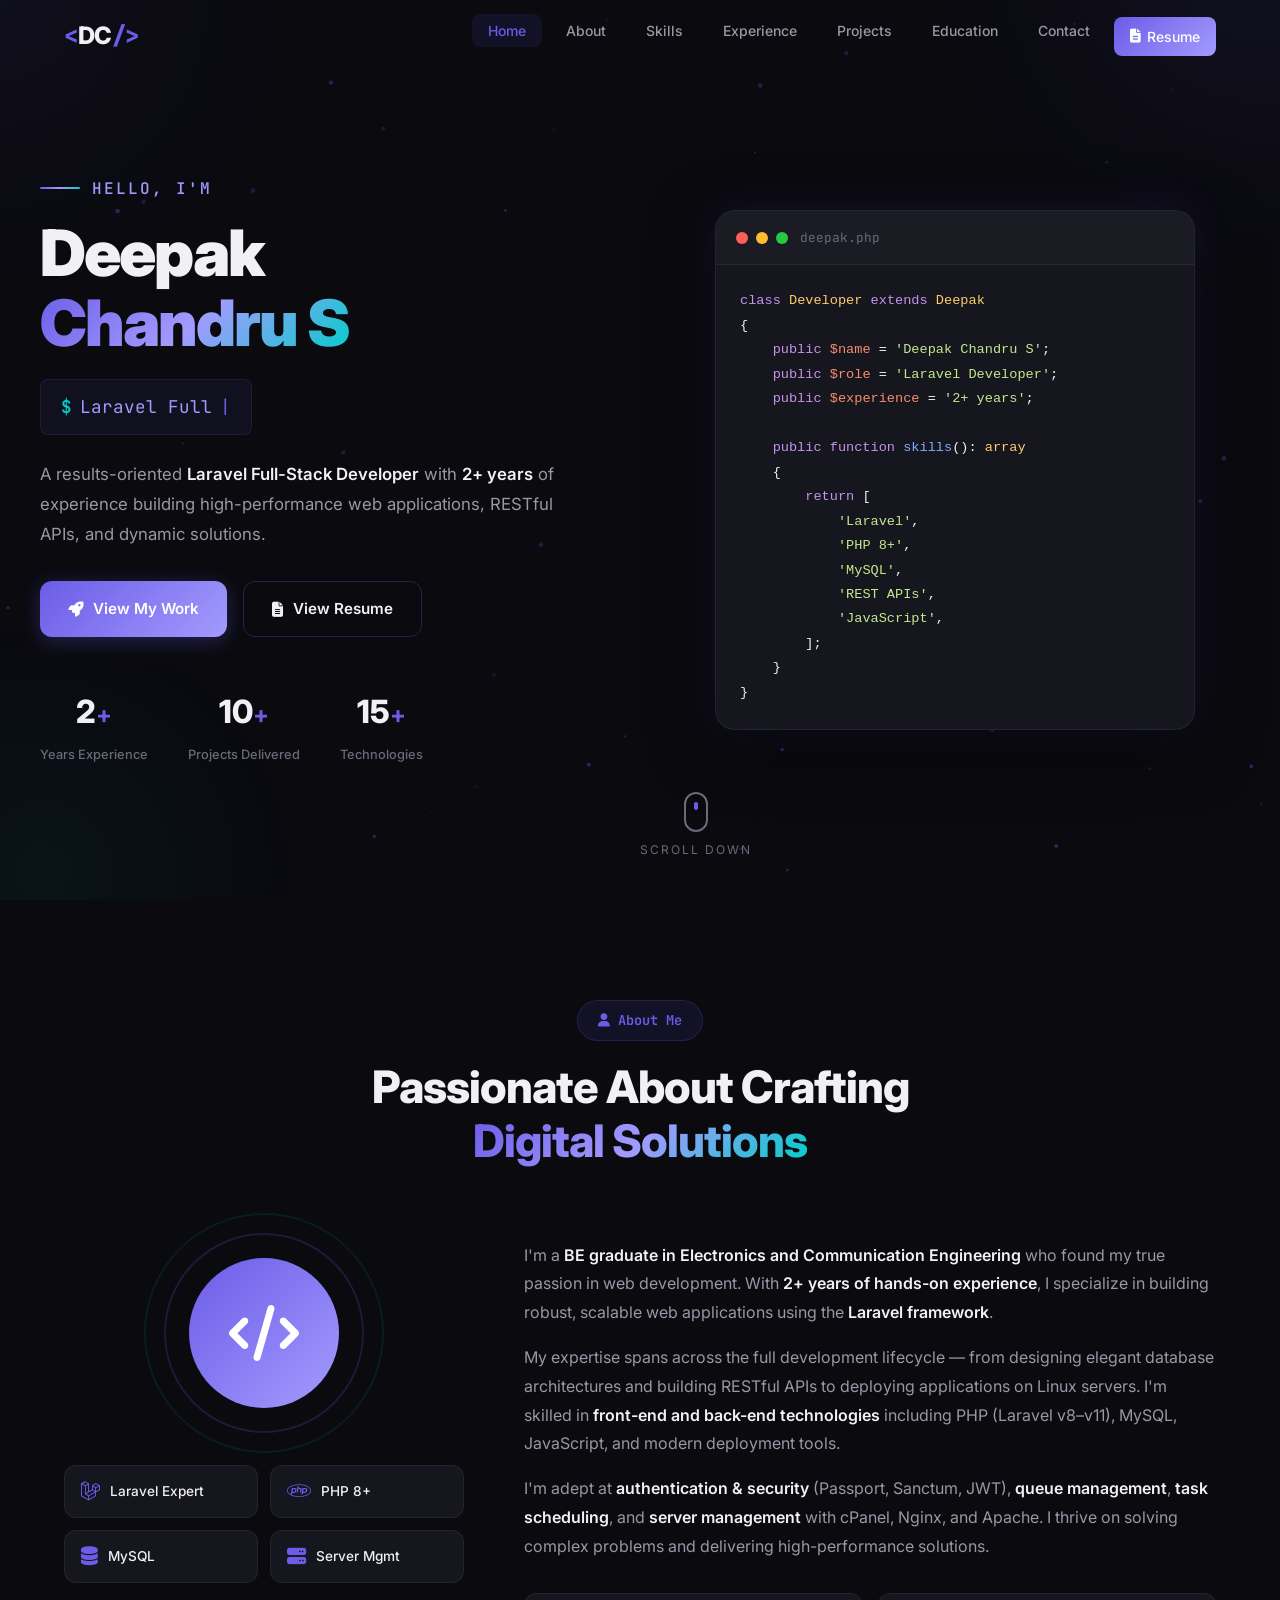
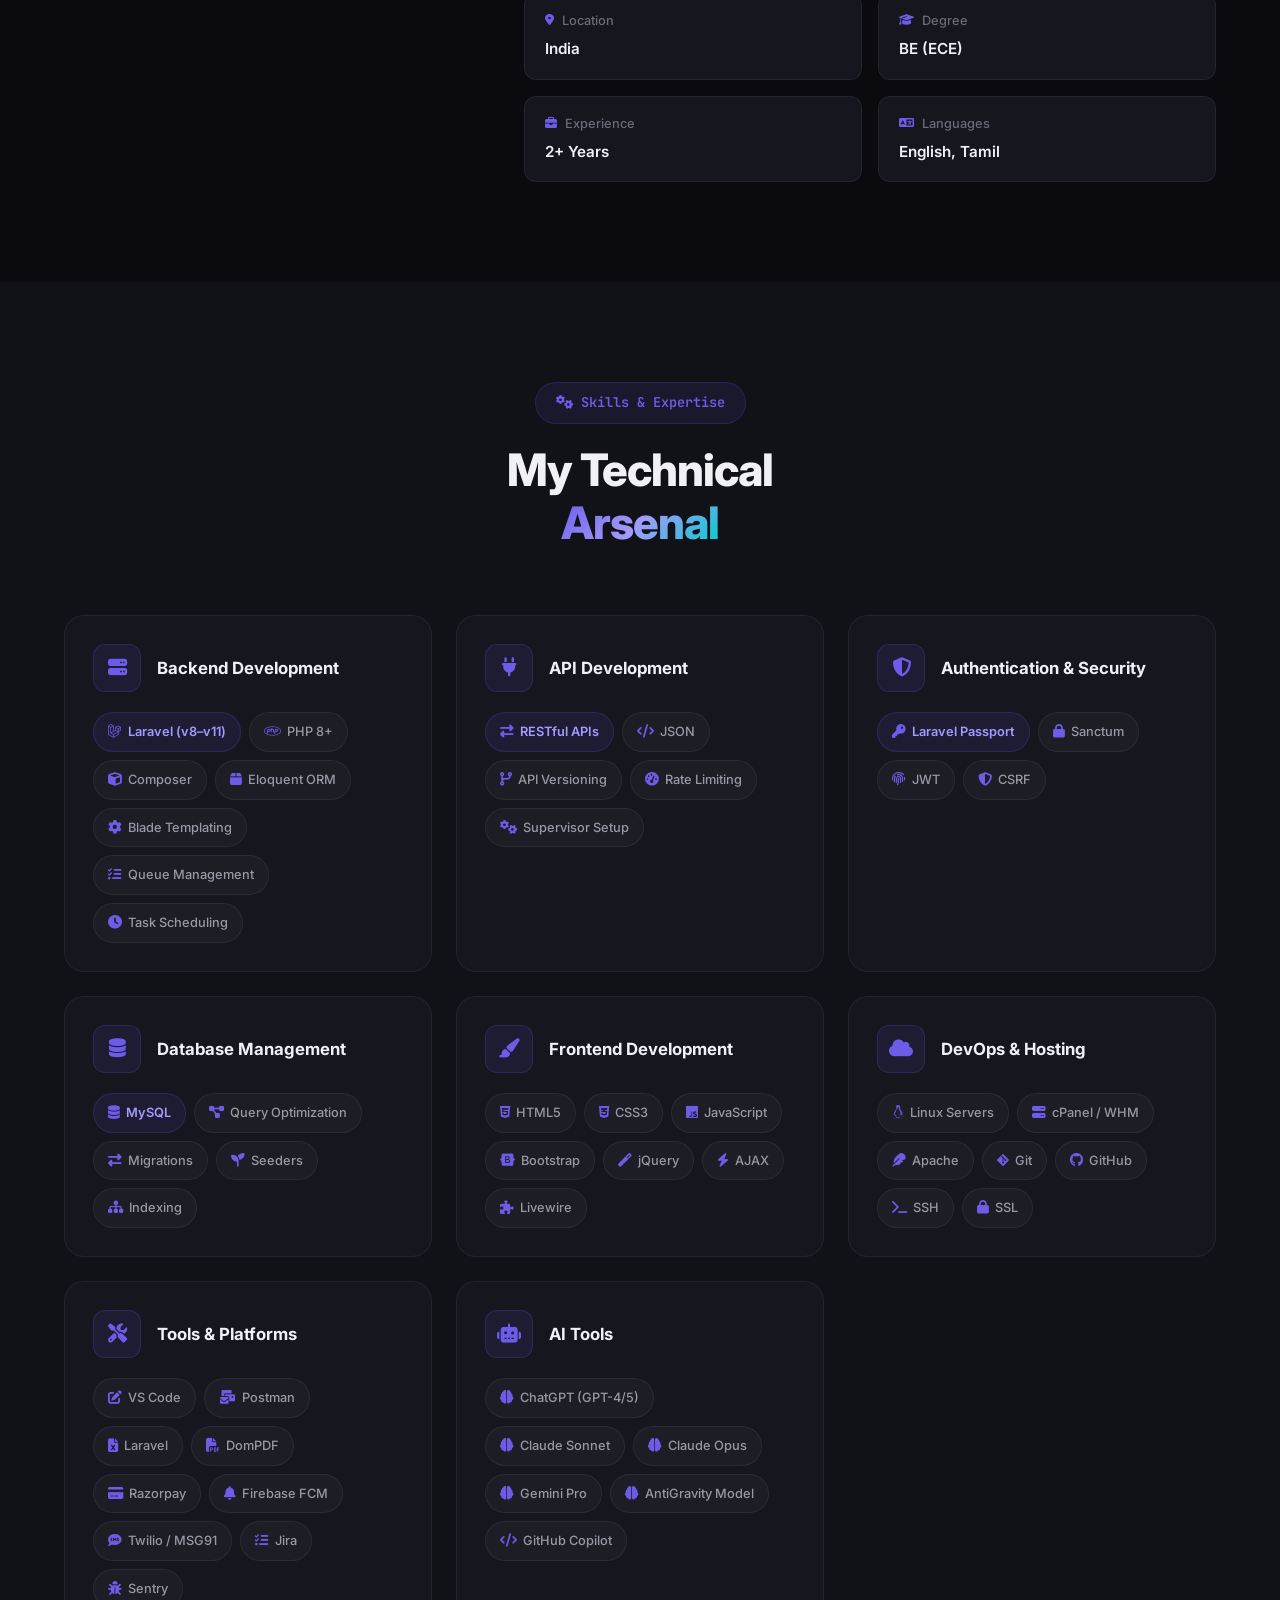
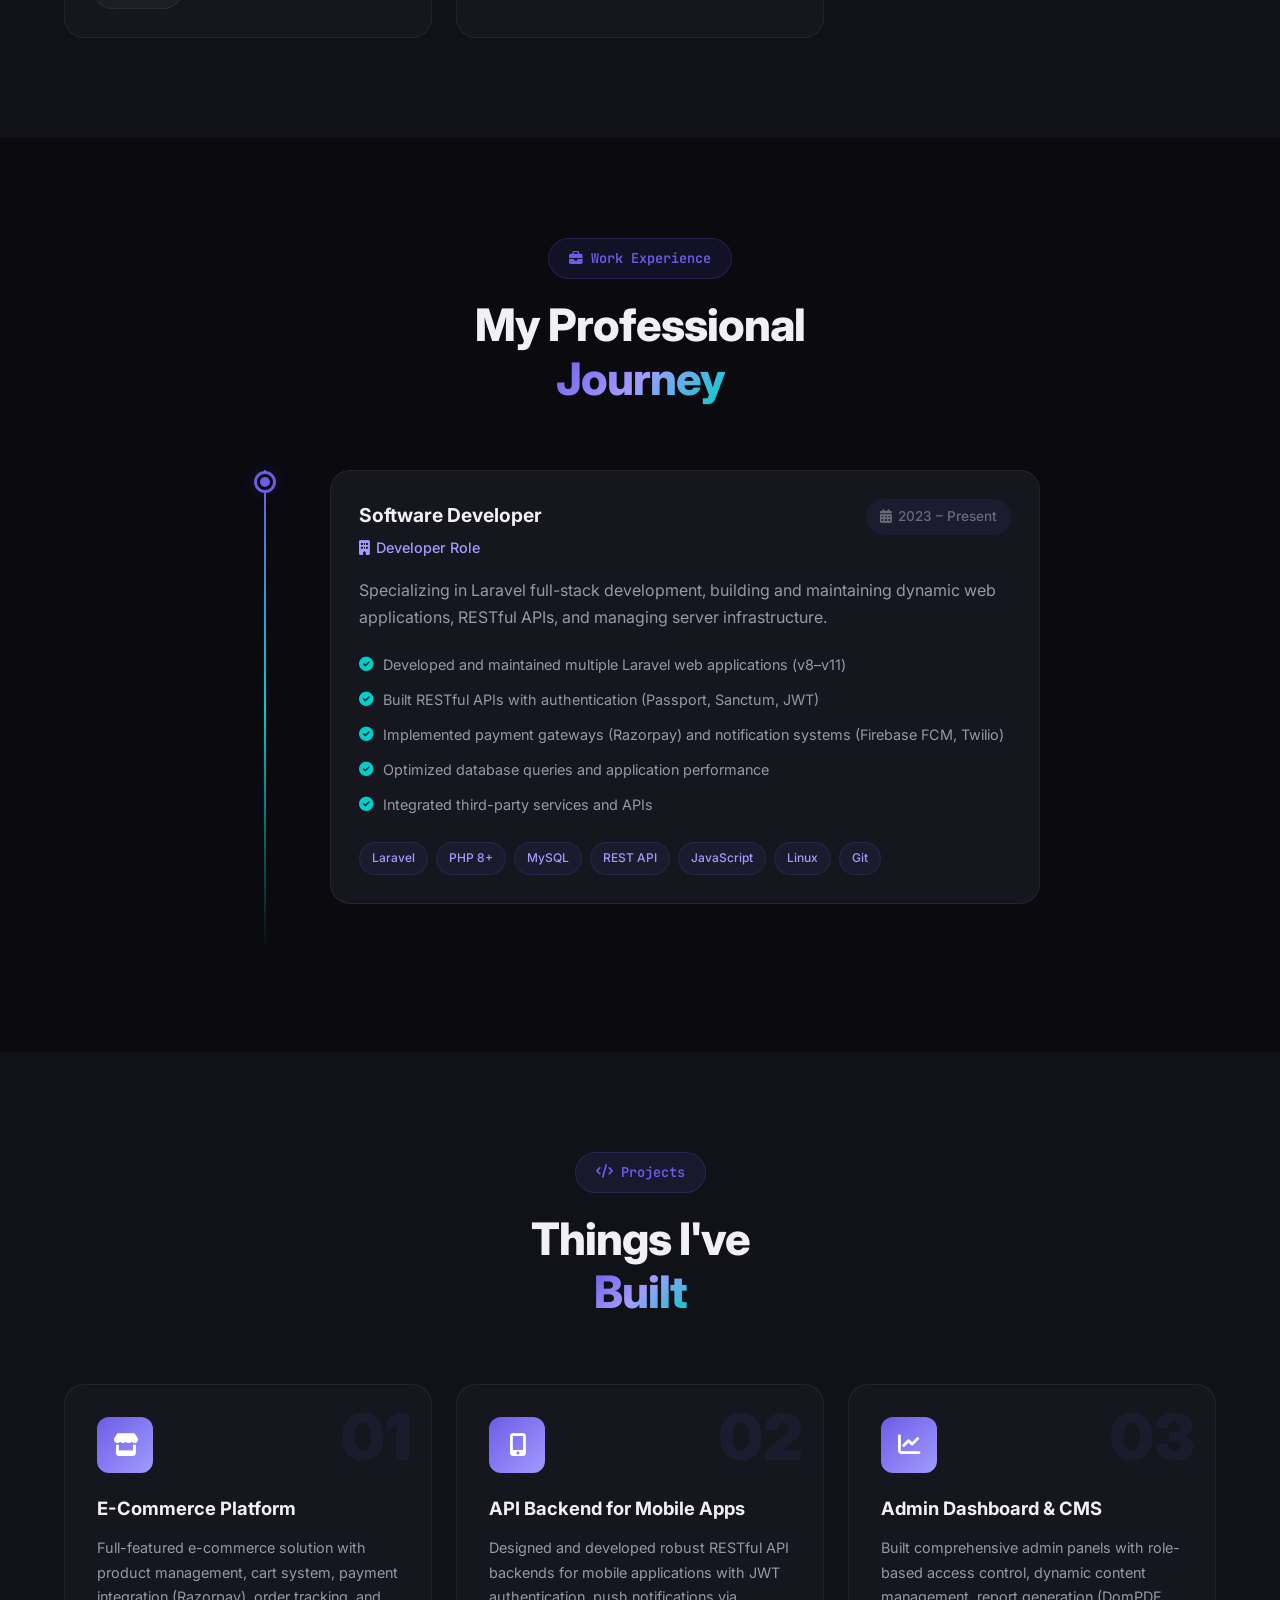
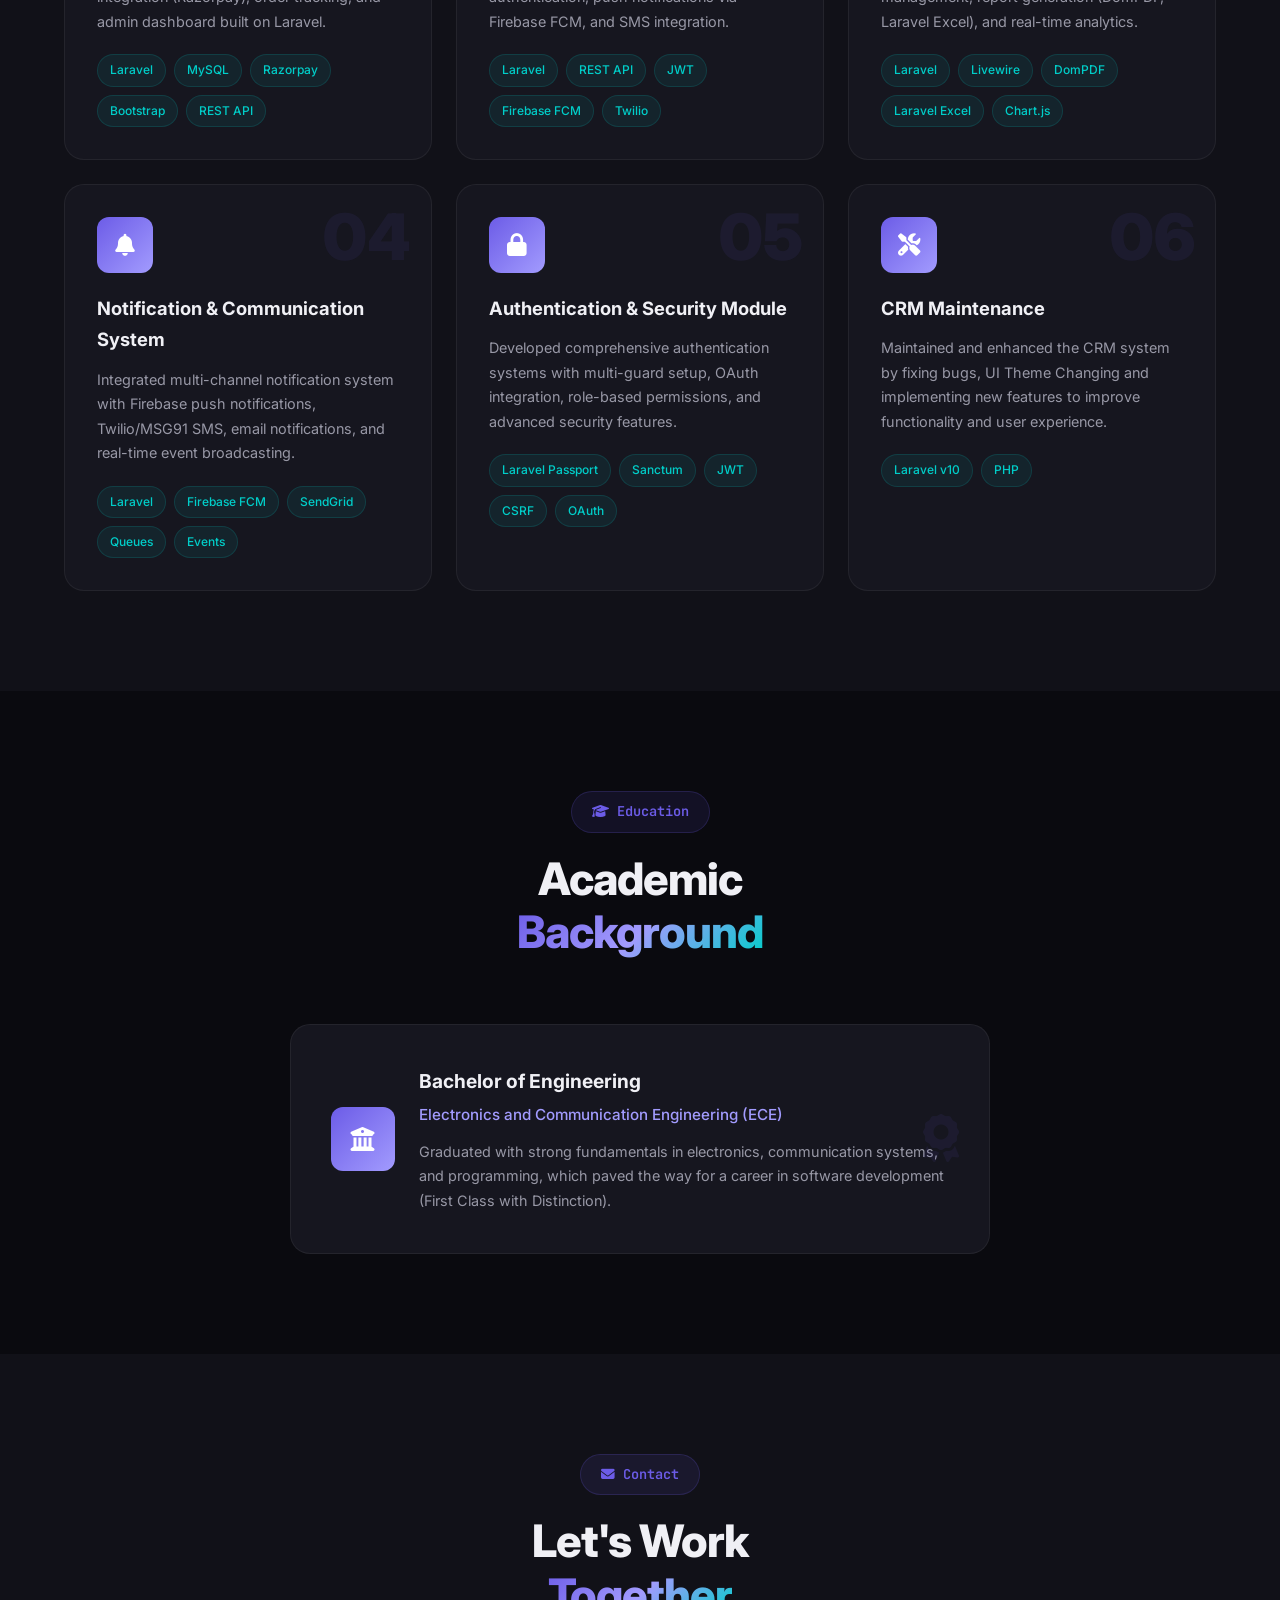
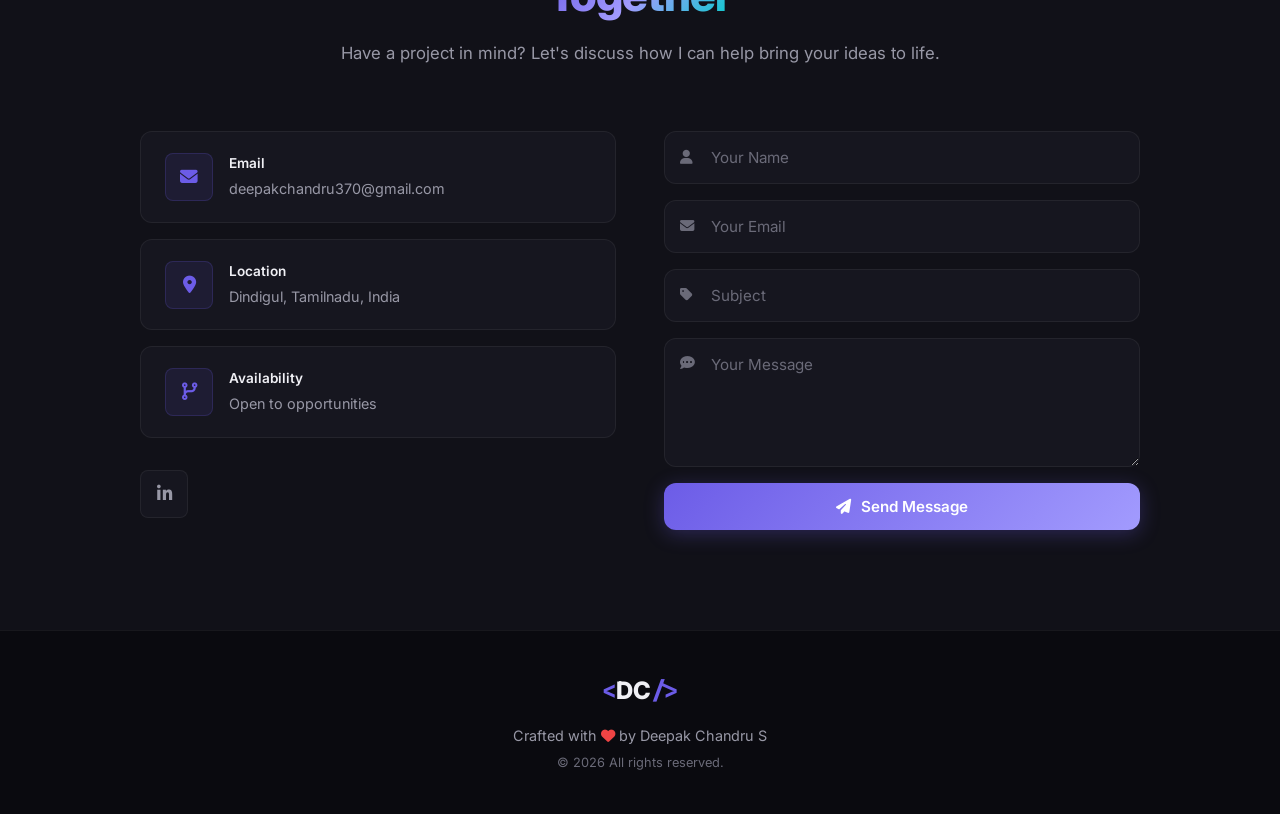
<file: index.html>
<!doctype html>
<html lang="en">
  <head>
    <meta charset="UTF-8" />
    <meta name="viewport" content="width=device-width, initial-scale=1.0" />
    <title>Deepak Chandru S | Laravel Developer Portfolio</title>
    <link rel="preconnect" href="https://fonts.googleapis.com" />
    <link
      href="https://fonts.googleapis.com/css2?family=Inter:wght@300;400;500;600;700;800;900&family=JetBrains+Mono:wght@400;500;600&display=swap"
      rel="stylesheet"
    />
    <link
      rel="stylesheet"
      href="https://cdn.jsdelivr.net/npm/@fortawesome/fontawesome-free@6.4.0/css/all.min.css"
    />
    <link rel="stylesheet" href="css/style.css" />
  </head>
  <body>
    <!-- Cursor Glow -->
    <div class="cursor-glow" id="cursorGlow"></div>

    <!-- Particle Canvas -->
    <canvas id="particleCanvas"></canvas>

    <!-- Navigation -->
    <nav class="navbar" id="navbar">
      <div class="nav-container">
        <a href="#hero" class="nav-logo">
          <span class="logo-bracket">&lt;</span>DC<span class="logo-bracket"
            >/&gt;</span
          >
        </a>
        <ul class="nav-links" id="navLinks">
          <li><a href="#hero" class="nav-link active">Home</a></li>
          <li><a href="#about" class="nav-link">About</a></li>
          <li><a href="#skills" class="nav-link">Skills</a></li>
          <li><a href="#experience" class="nav-link">Experience</a></li>
          <li><a href="#projects" class="nav-link">Projects</a></li>
          <li><a href="#education" class="nav-link">Education</a></li>
          <li><a href="#contact" class="nav-link">Contact</a></li>
          <li>
            <a href="resume.html" class="nav-link nav-resume"
              ><i class="fas fa-file-alt"></i> Resume</a
            >
          </li>
        </ul>
        <button
          class="nav-toggle"
          id="navToggle"
          aria-label="Toggle navigation"
        >
          <span></span><span></span><span></span>
        </button>
      </div>
    </nav>

    <!-- Hero Section -->
    <section id="hero" class="hero">
      <div class="hero-content">
        <div class="hero-text">
          <div class="hero-greeting" data-aos="fade-up">
            <span class="greeting-line"></span>
            <span class="greeting-text">Hello, I'm</span>
          </div>
          <h1 class="hero-name" data-aos="fade-up" data-delay="100">
            Deepak<br /><span class="name-highlight">Chandru S</span>
          </h1>
          <div class="hero-typewriter" data-aos="fade-up" data-delay="200">
            <span class="typewriter-prefix">$</span>
            <span class="typewriter-text" id="typewriter"></span>
            <span class="typewriter-cursor">|</span>
          </div>
          <p class="hero-description" data-aos="fade-up" data-delay="300">
            A results-oriented
            <strong>Laravel Full-Stack Developer</strong> with
            <strong>2+ years</strong> of experience building high-performance
            web applications, RESTful APIs, and dynamic solutions.
          </p>
          <div class="hero-buttons" data-aos="fade-up" data-delay="400">
            <a href="#projects" class="btn btn-primary">
              <i class="fas fa-rocket"></i> View My Work
            </a>
            <a href="resume.html" class="btn btn-outline">
              <i class="fas fa-file-alt"></i> View Resume
            </a>
          </div>
          <div class="hero-stats" data-aos="fade-up" data-delay="500">
            <div class="stat-item">
              <span class="stat-number" data-count="2">0</span
              ><span class="stat-suffix">+</span>
              <span class="stat-label">Years Experience</span>
            </div>
            <div class="stat-item">
              <span class="stat-number" data-count="10">0</span
              ><span class="stat-suffix">+</span>
              <span class="stat-label">Projects Delivered</span>
            </div>
            <div class="stat-item">
              <span class="stat-number" data-count="15">0</span
              ><span class="stat-suffix">+</span>
              <span class="stat-label">Technologies</span>
            </div>
          </div>
        </div>
        <div class="hero-visual" data-aos="fade-left" data-delay="300">
          <div class="code-window">
            <div class="code-header">
              <div class="code-dots">
                <span class="dot red"></span>
                <span class="dot yellow"></span>
                <span class="dot green"></span>
              </div>
              <span class="code-title">deepak.php</span>
            </div>
            <div class="code-body">
              <pre><code><span class="code-keyword">class</span> <span class="code-class">Developer</span> <span class="code-keyword">extends</span> <span class="code-class">Deepak</span>
{
    <span class="code-keyword">public</span> <span class="code-variable">$name</span> = <span class="code-string">'Deepak Chandru S'</span>;
    <span class="code-keyword">public</span> <span class="code-variable">$role</span> = <span class="code-string">'Laravel Developer'</span>;
    <span class="code-keyword">public</span> <span class="code-variable">$experience</span> = <span class="code-string">'2+ years'</span>;

    <span class="code-keyword">public function</span> <span class="code-function">skills</span>(): <span class="code-class">array</span>
    {
        <span class="code-keyword">return</span> [
            <span class="code-string">'Laravel'</span>,
            <span class="code-string">'PHP 8+'</span>,
            <span class="code-string">'MySQL'</span>,
            <span class="code-string">'REST APIs'</span>,
            <span class="code-string">'JavaScript'</span>,
        ];
    }
}</code></pre>
            </div>
          </div>
        </div>
      </div>
      <div class="scroll-indicator">
        <div class="mouse">
          <div class="wheel"></div>
        </div>
        <span>Scroll Down</span>
      </div>
    </section>

    <!-- About Section -->
    <section id="about" class="section about">
      <div class="container">
        <div class="section-header">
          <span class="section-tag"><i class="fas fa-user"></i> About Me</span>
          <h2 class="section-title">
            Passionate About Crafting<br /><span class="highlight"
              >Digital Solutions</span
            >
          </h2>
        </div>
        <div class="about-grid">
          <div class="about-image-wrapper">
            <div class="about-avatar">
              <div class="avatar-inner">
                <i class="fas fa-code avatar-icon"></i>
              </div>
              <div class="avatar-ring"></div>
              <div class="avatar-ring avatar-ring-2"></div>
            </div>
            <div class="about-badges">
              <div class="badge-item">
                <i class="fab fa-laravel"></i>
                <span>Laravel Expert</span>
              </div>
              <div class="badge-item">
                <i class="fab fa-php"></i>
                <span>PHP 8+</span>
              </div>
              <div class="badge-item">
                <i class="fas fa-database"></i>
                <span>MySQL</span>
              </div>
              <div class="badge-item">
                <i class="fas fa-server"></i>
                <span>Server Mgmt</span>
              </div>
            </div>
          </div>
          <div class="about-content">
            <p class="about-text">
              I'm a
              <strong
                >BE graduate in Electronics and Communication
                Engineering</strong
              >
              who found my true passion in web development. With
              <strong>2+ years of hands-on experience</strong>, I specialize in
              building robust, scalable web applications using the
              <strong>Laravel framework</strong>.
            </p>
            <p class="about-text">
              My expertise spans across the full development lifecycle — from
              designing elegant database architectures and building RESTful APIs
              to deploying applications on Linux servers. I'm skilled in
              <strong>front-end and back-end technologies</strong>
              including PHP (Laravel v8–v11), MySQL, JavaScript, and modern
              deployment tools.
            </p>
            <p class="about-text">
              I'm adept at <strong>authentication & security</strong> (Passport,
              Sanctum, JWT), <strong>queue management</strong>,
              <strong>task scheduling</strong>, and
              <strong>server management</strong> with cPanel, Nginx, and Apache.
              I thrive on solving complex problems and delivering
              high-performance solutions.
            </p>
            <div class="about-info-grid">
              <div class="info-item">
                <span class="info-label"
                  ><i class="fas fa-map-marker-alt"></i> Location</span
                >
                <span class="info-value">India</span>
              </div>
              <div class="info-item">
                <span class="info-label"
                  ><i class="fas fa-graduation-cap"></i> Degree</span
                >
                <span class="info-value">BE (ECE)</span>
              </div>
              <div class="info-item">
                <span class="info-label"
                  ><i class="fas fa-briefcase"></i> Experience</span
                >
                <span class="info-value">2+ Years</span>
              </div>
              <div class="info-item">
                <span class="info-label"
                  ><i class="fas fa-language"></i> Languages</span
                >
                <span class="info-value">English, Tamil</span>
              </div>
            </div>
          </div>
        </div>
      </div>
    </section>

    <!-- Skills Section -->
    <section id="skills" class="section skills">
      <div class="container">
        <div class="section-header">
          <span class="section-tag"
            ><i class="fas fa-cogs"></i> Skills & Expertise</span
          >
          <h2 class="section-title">
            My Technical<br /><span class="highlight">Arsenal</span>
          </h2>
        </div>
        <div class="skills-categories">
          <!-- Backend Development -->
          <div class="skill-category">
            <div class="category-header">
              <div class="category-icon">
                <i class="fas fa-server"></i>
              </div>
              <h3>Backend Development</h3>
            </div>
            <div class="skill-tags">
              <span class="skill-tag featured"
                ><i class="fab fa-laravel"></i> Laravel (v8–v11)</span
              >
              <span class="skill-tag"><i class="fab fa-php"></i> PHP 8+</span>
              <span class="skill-tag"
                ><i class="fas fa-cube"></i> Composer</span
              >
              <span class="skill-tag"
                ><i class="fas fa-box"></i> Eloquent ORM</span
              >
              <span class="skill-tag"
                ><i class="fas fa-cog"></i> Blade Templating</span
              >
              <span class="skill-tag"
                ><i class="fas fa-tasks"></i> Queue Management</span
              >
              <span class="skill-tag"
                ><i class="fas fa-clock"></i> Task Scheduling</span
              >
            </div>
          </div>
          <!-- API Development -->
          <div class="skill-category">
            <div class="category-header">
              <div class="category-icon">
                <i class="fas fa-plug"></i>
              </div>
              <h3>API Development</h3>
            </div>
            <div class="skill-tags">
              <span class="skill-tag featured"
                ><i class="fas fa-exchange-alt"></i> RESTful APIs</span
              >
              <span class="skill-tag"><i class="fas fa-code"></i> JSON</span>
              <span class="skill-tag"
                ><i class="fas fa-code-branch"></i> API Versioning</span
              >
              <span class="skill-tag"
                ><i class="fas fa-tachometer-alt"></i> Rate Limiting</span
              >
              <span class="skill-tag">
                <i class="fas fa-cogs"></i> Supervisor Setup
              </span>
            </div>
          </div>
          <!-- Auth & Security -->
          <div class="skill-category">
            <div class="category-header">
              <div class="category-icon">
                <i class="fas fa-shield-alt"></i>
              </div>
              <h3>Authentication & Security</h3>
            </div>
            <div class="skill-tags">
              <span class="skill-tag featured"
                ><i class="fas fa-key"></i> Laravel Passport</span
              >
              <span class="skill-tag"><i class="fas fa-lock"></i> Sanctum</span>
              <span class="skill-tag"
                ><i class="fas fa-fingerprint"></i> JWT</span
              >
              <span class="skill-tag"
                ><i class="fas fa-shield-alt"></i> CSRF</span
              >
            </div>
          </div>
          <!-- Database -->
          <div class="skill-category">
            <div class="category-header">
              <div class="category-icon">
                <i class="fas fa-database"></i>
              </div>
              <h3>Database Management</h3>
            </div>
            <div class="skill-tags">
              <span class="skill-tag featured"
                ><i class="fas fa-database"></i> MySQL</span
              >
              <span class="skill-tag"
                ><i class="fas fa-project-diagram"></i> Query Optimization</span
              >
              <span class="skill-tag"
                ><i class="fas fa-exchange-alt"></i> Migrations</span
              >
              <span class="skill-tag"
                ><i class="fas fa-seedling"></i> Seeders</span
              >
              <span class="skill-tag"
                ><i class="fas fa-sitemap"></i> Indexing</span
              >
            </div>
          </div>
          <!-- Frontend -->
          <div class="skill-category">
            <div class="category-header">
              <div class="category-icon">
                <i class="fas fa-paint-brush"></i>
              </div>
              <h3>Frontend Development</h3>
            </div>
            <div class="skill-tags">
              <span class="skill-tag"><i class="fab fa-html5"></i> HTML5</span>
              <span class="skill-tag"
                ><i class="fab fa-css3-alt"></i> CSS3</span
              >
              <span class="skill-tag"
                ><i class="fab fa-js"></i> JavaScript</span
              >
              <span class="skill-tag"
                ><i class="fab fa-bootstrap"></i> Bootstrap</span
              >
              <!-- <span class="skill-tag"
                ><i class="fas fa-wind"></i> Tailwind CSS</span
              > -->
              <span class="skill-tag"><i class="fas fa-magic"></i> jQuery</span>
              <span class="skill-tag"><i class="fas fa-bolt"></i> AJAX</span>
              <span class="skill-tag"
                ><i class="fas fa-puzzle-piece"></i> Livewire</span
              >
            </div>
          </div>
          <!-- DevOps & Hosting -->
          <div class="skill-category">
            <div class="category-header">
              <div class="category-icon">
                <i class="fas fa-cloud"></i>
              </div>
              <h3>DevOps & Hosting</h3>
            </div>
            <div class="skill-tags">
              <span class="skill-tag"
                ><i class="fab fa-linux"></i> Linux Servers</span
              >
              <span class="skill-tag"
                ><i class="fas fa-server"></i> cPanel / WHM</span
              >
              <!-- <span class="skill-tag"><i class="fas fa-globe"></i> Nginx</span> -->
              <span class="skill-tag"
                ><i class="fas fa-feather"></i> Apache</span
              >
              <span class="skill-tag"><i class="fab fa-git-alt"></i> Git</span>
              <span class="skill-tag"
                ><i class="fab fa-github"></i> GitHub</span
              >
              <span class="skill-tag"><i class="fas fa-terminal"></i> SSH</span>
              <span class="skill-tag"><i class="fas fa-lock"></i> SSL</span>
            </div>
          </div>
          <!-- Tools -->
          <div class="skill-category">
            <div class="category-header">
              <div class="category-icon">
                <i class="fas fa-tools"></i>
              </div>
              <h3>Tools & Platforms</h3>
            </div>
            <div class="skill-tags">
              <span class="skill-tag"><i class="fas fa-edit"></i> VS Code</span>
              <span class="skill-tag"
                ><i class="fas fa-mail-bulk"></i> Postman</span
              >
              <span class="skill-tag"
                ><i class="fas fa-file-excel"></i> Laravel
              </span>
              <span class="skill-tag"
                ><i class="fas fa-file-pdf"></i> DomPDF</span
              >
              <span class="skill-tag"
                ><i class="fas fa-credit-card"></i> Razorpay</span
              >
              <span class="skill-tag"
                ><i class="fas fa-bell"></i> Firebase FCM</span
              >
              <span class="skill-tag"
                ><i class="fas fa-sms"></i> Twilio / MSG91</span
              >
              <span class="skill-tag"> <i class="fas fa-tasks"></i> Jira </span>
              <span class="skill-tag"> <i class="fas fa-bug"></i> Sentry </span>
            </div>
          </div>

          <!-- AI tools -->
          <div class="skill-category">
            <div class="category-header">
              <div class="category-icon">
                <i class="fas fa-robot"></i>
              </div>
              <h3>AI Tools</h3>
            </div>
            <div class="skill-tags">
              <span class="skill-tag"
                ><i class="fas fa-brain"></i> ChatGPT (GPT-4/5)</span
              >
              <span class="skill-tag"
                ><i class="fas fa-brain"></i> Claude Sonnet</span
              >
              <span class="skill-tag"
                ><i class="fas fa-brain"></i> Claude Opus</span
              >
              <span class="skill-tag"
                ><i class="fas fa-brain"></i> Gemini Pro</span
              >
              <span class="skill-tag"
                ><i class="fas fa-brain"></i> AntiGravity Model</span
              >
              <span class="skill-tag"
                ><i class="fas fa-code"></i> GitHub Copilot</span
              >
            </div>
          </div>
        </div>
      </div>
    </section>

    <!-- Experience Section -->
    <section id="experience" class="section experience">
      <div class="container">
        <div class="section-header">
          <span class="section-tag"
            ><i class="fas fa-briefcase"></i> Work Experience</span
          >
          <h2 class="section-title">
            My Professional<br /><span class="highlight">Journey</span>
          </h2>
        </div>
        <div class="timeline">
          <!-- Experience 1 -->
          <div class="timeline-item">
            <div class="timeline-marker">
              <div class="marker-dot"></div>
            </div>
            <div class="timeline-content">
              <div class="timeline-header">
                <div class="timeline-company">
                  <h3>Software Developer</h3>
                  <span class="company-name"
                    ><i class="fas fa-building"></i> Developer Role</span
                  >
                </div>
                <span class="timeline-date">
                  <i class="fas fa-calendar-alt"></i> 2023 – Present
                </span>
              </div>
              <div class="timeline-body">
                <p>
                  Specializing in Laravel full-stack development, building and
                  maintaining dynamic web applications, RESTful APIs, and
                  managing server infrastructure.
                </p>
                <ul class="timeline-highlights">
                  <li>
                    <i class="fas fa-check-circle"></i> Developed and maintained
                    multiple Laravel web applications (v8–v11)
                  </li>
                  <li>
                    <i class="fas fa-check-circle"></i> Built RESTful APIs with
                    authentication (Passport, Sanctum, JWT)
                  </li>
                  <!-- <li>
                    <i class="fas fa-check-circle"></i> Managed Linux server
                    deployments with Nginx/Apache
                  </li> -->
                  <li>
                    <i class="fas fa-check-circle"></i> Implemented payment
                    gateways (Razorpay) and notification systems (Firebase FCM,
                    Twilio)
                  </li>
                  <li>
                    <i class="fas fa-check-circle"></i> Optimized database
                    queries and application performance
                  </li>
                  <li>
                    <i class="fas fa-check-circle"></i> Integrated third-party
                    services and APIs
                  </li>
                </ul>
                <div class="tech-stack">
                  <span>Laravel</span>
                  <span>PHP 8+</span>
                  <span>MySQL</span>
                  <span>REST API</span>
                  <span>JavaScript</span>
                  <span>Linux</span>
                  <span>Git</span>
                </div>
              </div>
            </div>
          </div>
        </div>
      </div>
    </section>

    <!-- Projects Section -->
    <section id="projects" class="section projects">
      <div class="container">
        <div class="section-header">
          <span class="section-tag"><i class="fas fa-code"></i> Projects</span>
          <h2 class="section-title">
            Things I've<br /><span class="highlight">Built</span>
          </h2>
        </div>
        <div class="projects-grid">
          <!-- Project 1 -->
          <div class="project-card">
            <div class="project-icon">
              <i class="fas fa-store"></i>
            </div>
            <div class="project-content">
              <h3>E-Commerce Platform</h3>
              <p>
                Full-featured e-commerce solution with product management, cart
                system, payment integration (Razorpay), order tracking, and
                admin dashboard built on Laravel.
              </p>
              <div class="project-tech">
                <span>Laravel</span>
                <span>MySQL</span>
                <span>Razorpay</span>
                <span>Bootstrap</span>
                <span>REST API</span>
              </div>
            </div>
            <div class="project-overlay">
              <div class="project-number">01</div>
            </div>
          </div>
          <!-- Project 2 -->
          <div class="project-card">
            <div class="project-icon">
              <i class="fas fa-mobile-alt"></i>
            </div>
            <div class="project-content">
              <h3>API Backend for Mobile Apps</h3>
              <p>
                Designed and developed robust RESTful API backends for mobile
                applications with JWT authentication, push notifications via
                Firebase FCM, and SMS integration.
              </p>
              <div class="project-tech">
                <span>Laravel</span>
                <span>REST API</span>
                <span>JWT</span>
                <span>Firebase FCM</span>
                <span>Twilio</span>
              </div>
            </div>
            <div class="project-overlay">
              <div class="project-number">02</div>
            </div>
          </div>
          <!-- Project 3 -->
          <div class="project-card">
            <div class="project-icon">
              <i class="fas fa-chart-line"></i>
            </div>
            <div class="project-content">
              <h3>Admin Dashboard & CMS</h3>
              <p>
                Built comprehensive admin panels with role-based access control,
                dynamic content management, report generation (DomPDF, Laravel
                Excel), and real-time analytics.
              </p>
              <div class="project-tech">
                <span>Laravel</span>
                <span>Livewire</span>
                <span>DomPDF</span>
                <span>Laravel Excel</span>
                <span>Chart.js</span>
              </div>
            </div>
            <div class="project-overlay">
              <div class="project-number">03</div>
            </div>
          </div>
          <!-- Project 4 -->
          <!-- <div class="project-card">
            <div class="project-icon">
              <i class="fas fa-server"></i>
            </div>
            <div class="project-content">
              <h3>Server Management & Deployment</h3>
              <p>
                Configured and managed Linux servers with Nginx/Apache, SSL
                certificates, SSH access, cron jobs, and automated deployment
                pipelines for production applications.
              </p>
              <div class="project-tech">
                <span>Linux</span>
                <span>Nginx</span>
                <span>Apache</span>
                <span>SSH</span>
                <span>SSL</span>
                <span>Git</span>
              </div>
            </div>
            <div class="project-overlay">
              <div class="project-number">04</div>
            </div>
          </div> -->
          <!-- Project 5 -->
          <div class="project-card">
            <div class="project-icon">
              <i class="fas fa-bell"></i>
            </div>
            <div class="project-content">
              <h3>Notification & Communication System</h3>
              <p>
                Integrated multi-channel notification system with Firebase push
                notifications, Twilio/MSG91 SMS, email notifications, and
                real-time event broadcasting.
              </p>
              <div class="project-tech">
                <span>Laravel</span>
                <span>Firebase FCM</span>
                <span>SendGrid</span>
                <span>Queues</span>
                <span>Events</span>
              </div>
            </div>
            <div class="project-overlay">
              <div class="project-number">04</div>
            </div>
          </div>
          <!-- Project 6 -->
          <div class="project-card">
            <div class="project-icon">
              <i class="fas fa-lock"></i>
            </div>
            <div class="project-content">
              <h3>Authentication & Security Module</h3>
              <p>
                Developed comprehensive authentication systems with multi-guard
                setup, OAuth integration, role-based permissions, and advanced
                security features.
              </p>
              <div class="project-tech">
                <span>Laravel Passport</span>
                <span>Sanctum</span>
                <span>JWT</span>
                <span>CSRF</span>
                <span>OAuth</span>
              </div>
            </div>
            <div class="project-overlay">
              <div class="project-number">05</div>
            </div>
          </div>
          <!-- Project 7 -->
          <div class="project-card">
            <div class="project-icon">
              <i class="fas fa-tools"></i>
            </div>
            <div class="project-content">
              <h3>CRM Maintenance</h3>
              <p>
                Maintained and enhanced the CRM system by fixing bugs, UI Theme
                Changing and implementing new features to improve functionality
                and user experience.
              </p>
              <div class="project-tech">
                <span>Laravel v10</span>
                <span>PHP</span>
              </div>
            </div>
            <div class="project-overlay">
              <div class="project-number">06</div>
            </div>
          </div>
        </div>
      </div>
    </section>

    <!-- Education Section -->
    <section id="education" class="section education">
      <div class="container">
        <div class="section-header">
          <span class="section-tag"
            ><i class="fas fa-graduation-cap"></i> Education</span
          >
          <h2 class="section-title">
            Academic<br /><span class="highlight">Background</span>
          </h2>
        </div>
        <div class="education-grid">
          <div class="education-card">
            <div class="edu-icon">
              <i class="fas fa-university"></i>
            </div>
            <div class="edu-content">
              <h3>Bachelor of Engineering</h3>
              <p class="edu-field">
                Electronics and Communication Engineering (ECE)
              </p>
              <p class="edu-description">
                Graduated with strong fundamentals in electronics, communication
                systems, and programming, which paved the way for a career in
                software development (First Class with Distinction).
              </p>
            </div>
            <div class="edu-decoration">
              <i class="fas fa-award"></i>
            </div>
          </div>
        </div>
      </div>
    </section>

    <!-- Contact Section -->
    <section id="contact" class="section contact">
      <div class="container">
        <div class="section-header">
          <span class="section-tag"
            ><i class="fas fa-envelope"></i> Contact</span
          >
          <h2 class="section-title">
            Let's Work<br /><span class="highlight">Together</span>
          </h2>
          <p class="section-subtitle">
            Have a project in mind? Let's discuss how I can help bring your
            ideas to life.
          </p>
        </div>
        <div class="contact-grid">
          <div class="contact-info">
            <div class="contact-card">
              <div class="contact-icon">
                <i class="fas fa-envelope"></i>
              </div>
              <div class="contact-detail">
                <h4>Email</h4>
                <p>deepakchandru370@gmail.com</p>
              </div>
            </div>
            <div class="contact-card">
              <div class="contact-icon">
                <i class="fas fa-map-marker-alt"></i>
              </div>
              <div class="contact-detail">
                <h4>Location</h4>
                <p>Dindigul, Tamilnadu, India</p>
              </div>
            </div>
            <div class="contact-card">
              <div class="contact-icon">
                <i class="fas fa-code-branch"></i>
              </div>
              <div class="contact-detail">
                <h4>Availability</h4>
                <p>Open to opportunities</p>
              </div>
            </div>
            <div class="social-links">
              <!-- <a href="#" class="social-link" title="GitHub"
                ><i class="fab fa-github"></i
              ></a> -->
              <a
                target="_blank"
                href="https://www.linkedin.com/in/deepak-chandru-s-003a601b0"
                class="social-link"
                title="LinkedIn"
                ><i class="fab fa-linkedin-in"></i
              ></a>
              <!-- <a href="#" class="social-link" title="Twitter"
                ><i class="fab fa-twitter"></i
              ></a>
              <a href="#" class="social-link" title="Stack Overflow"
                ><i class="fab fa-stack-overflow"></i
              ></a> -->
            </div>
          </div>
          <form class="contact-form" id="contactForm">
            <div class="form-group">
              <div class="input-wrapper">
                <i class="fas fa-user"></i>
                <input type="text" id="name" placeholder="Your Name" required />
              </div>
            </div>
            <div class="form-group">
              <div class="input-wrapper">
                <i class="fas fa-envelope"></i>
                <input
                  type="email"
                  id="email"
                  placeholder="Your Email"
                  required
                />
              </div>
            </div>
            <div class="form-group">
              <div class="input-wrapper">
                <i class="fas fa-tag"></i>
                <input
                  type="text"
                  id="subject"
                  placeholder="Subject"
                  required
                />
              </div>
            </div>
            <div class="form-group">
              <div class="input-wrapper textarea-wrapper">
                <i class="fas fa-comment-dots"></i>
                <textarea
                  id="message"
                  placeholder="Your Message"
                  rows="5"
                  required
                ></textarea>
              </div>
            </div>
            <button type="submit" class="btn btn-primary btn-full">
              <i class="fas fa-paper-plane"></i> Send Message
            </button>
          </form>
        </div>
      </div>
    </section>

    <!-- Footer -->
    <footer class="footer">
      <div class="container">
        <div class="footer-content">
          <div class="footer-logo">
            <span class="logo-bracket">&lt;</span>DC<span class="logo-bracket"
              >/&gt;</span
            >
          </div>
          <p class="footer-text">
            Crafted with <i class="fas fa-heart" style="color: #ef4444"></i> by
            Deepak Chandru S
          </p>
          <p class="footer-copyright">
            © <span id="year"></span> All rights reserved.
          </p>
        </div>
      </div>
    </footer>

    <script src="js/main.js"></script>
  </body>
</html>
</file>
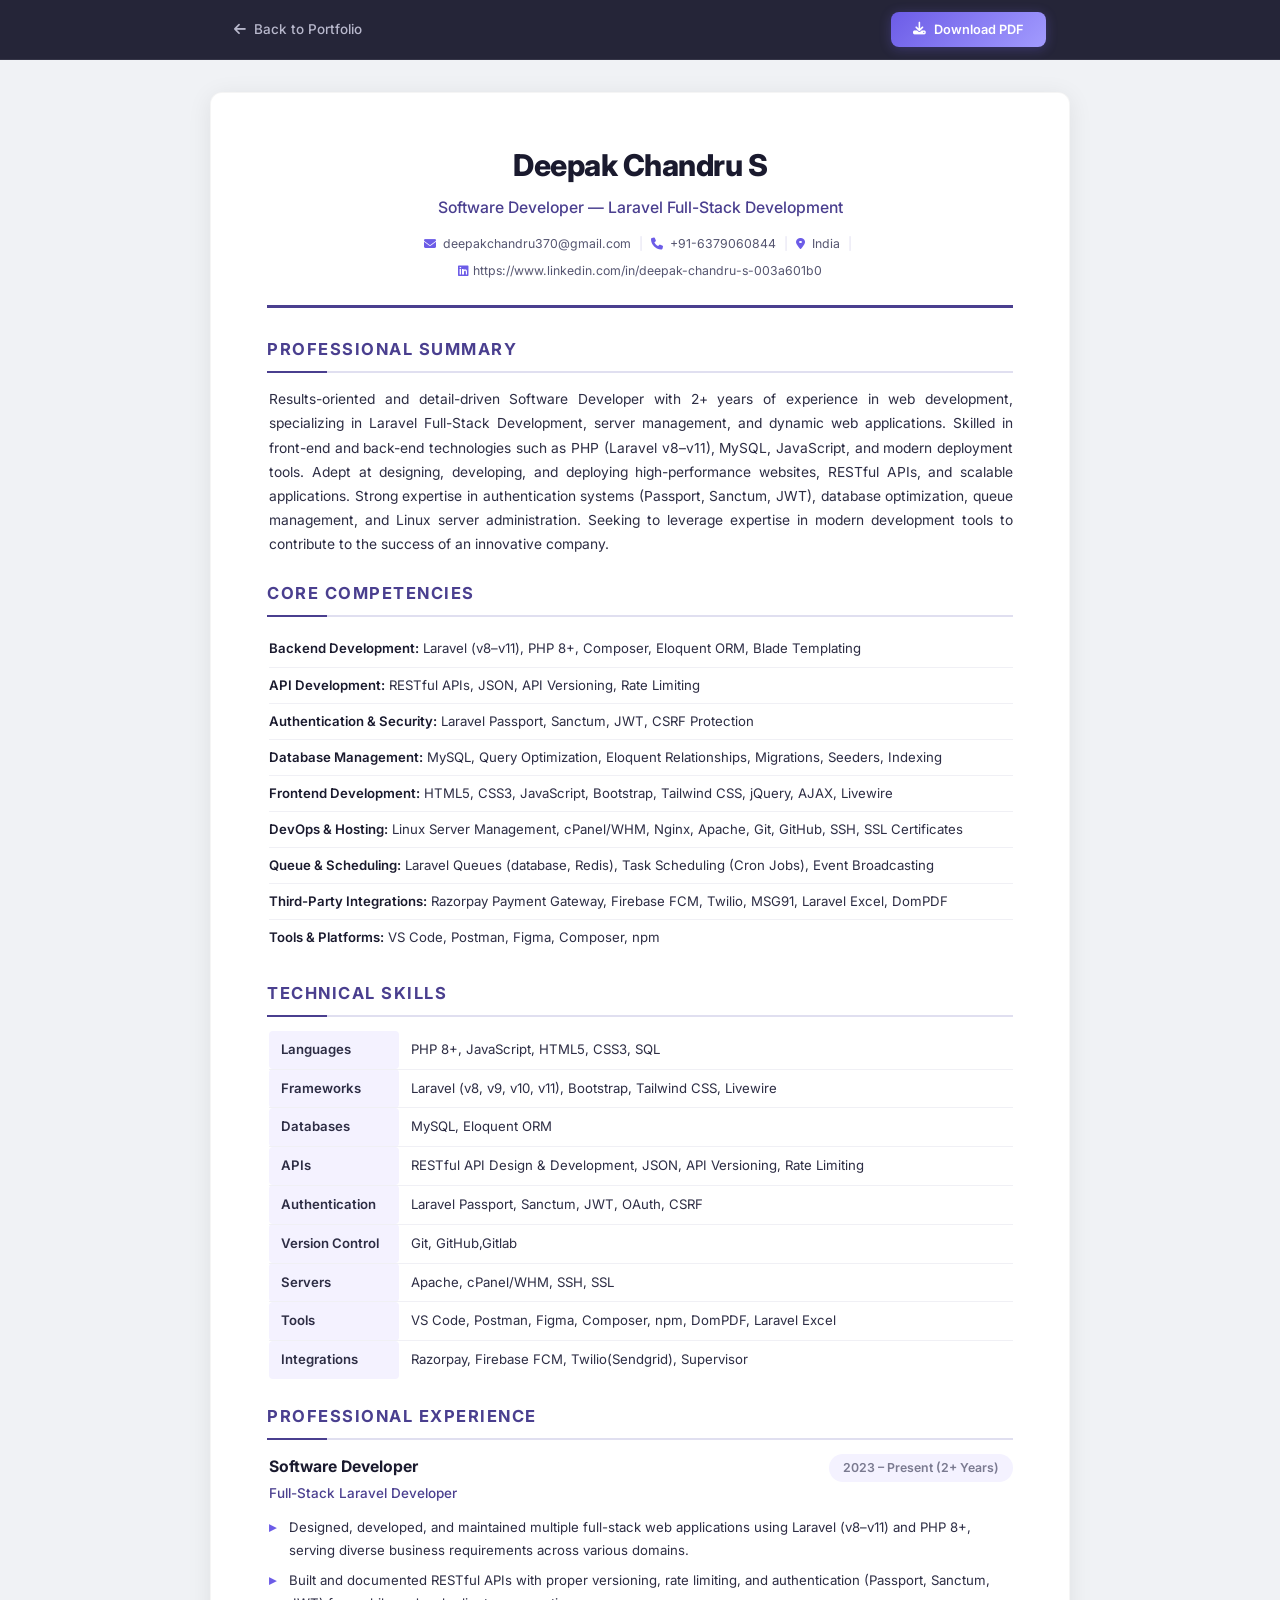
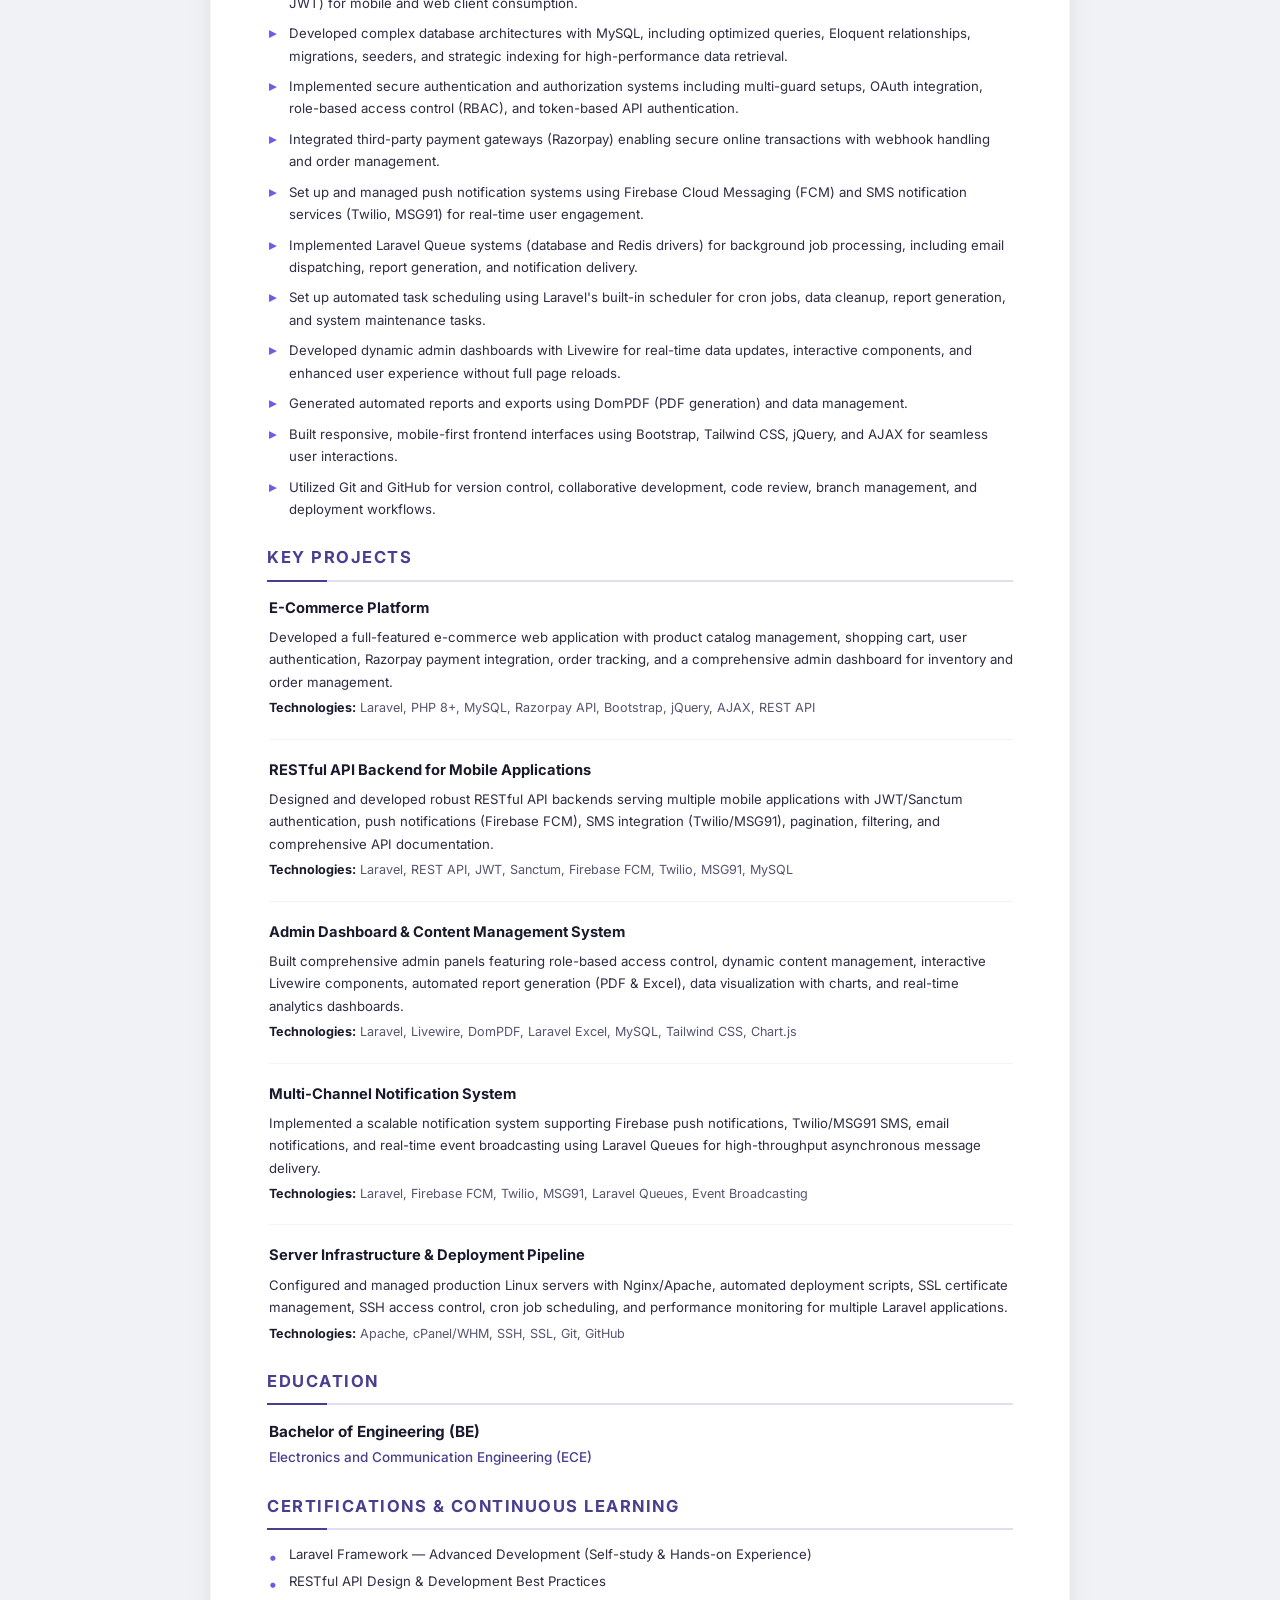
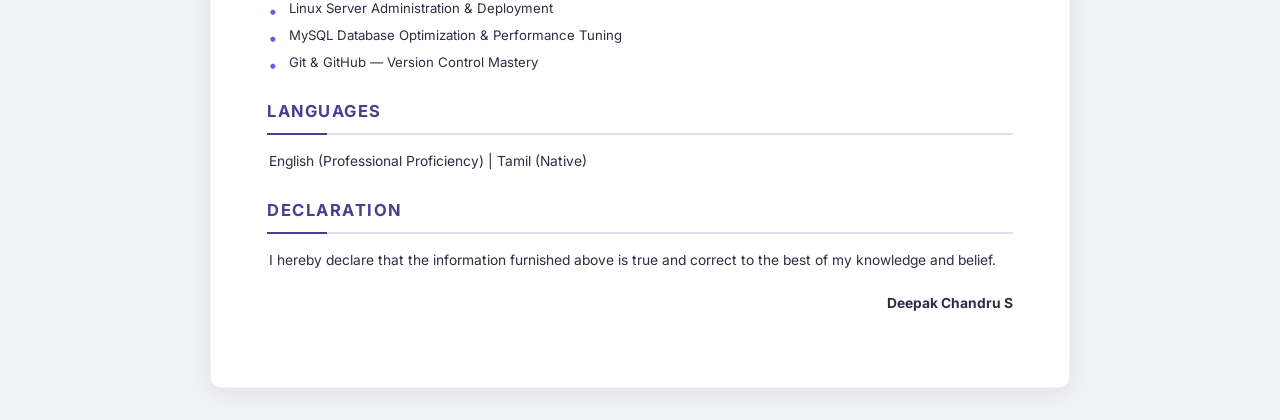
<file: resume.html>
<!DOCTYPE html>
<html lang="en">
<head>
    <meta charset="UTF-8">
    <meta name="viewport" content="width=device-width, initial-scale=1.0">
    <title>Deepak Chandru S — ATS Resume</title>
    <link rel="preconnect" href="https://fonts.googleapis.com">
    <link href="https://fonts.googleapis.com/css2?family=Inter:wght@400;500;600;700;800&family=JetBrains+Mono:wght@400;500&display=swap" rel="stylesheet">
    <link rel="stylesheet" href="https://cdn.jsdelivr.net/npm/@fortawesome/fontawesome-free@6.4.0/css/all.min.css">
    <link rel="stylesheet" href="css/resume.css">
</head>
<body>

    <!-- Action Bar (hidden on print) -->
    <div class="action-bar no-print">
        <div class="action-container">
            <a href="index.html" class="back-link">
                <i class="fas fa-arrow-left"></i> Back to Portfolio
            </a>
            <div class="action-buttons">
                <button class="action-btn" onclick="window.print()" title="Print / Save as PDF">
                    <i class="fas fa-download"></i> Download PDF
                </button>
            </div>
        </div>
    </div>

    <!-- Resume Container -->
    <div class="resume" id="resume">

        <!-- ===== HEADER / CONTACT ===== -->
        <header class="resume-header">
            <h1>Deepak Chandru S</h1>
            <p class="resume-subtitle">Software Developer — Laravel Full-Stack Development</p>
            <div class="contact-row">
                <span><i class="fas fa-envelope"></i> deepakchandru370@gmail.com</span>
                <span class="sep">|</span>
                <span><i class="fas fa-phone"></i> +91-6379060844</span>
                <span class="sep">|</span>
                <span><i class="fas fa-map-marker-alt"></i> India</span>
                <span class="sep">|</span>
                <span><i class="fab fa-linkedin"></i>https://www.linkedin.com/in/deepak-chandru-s-003a601b0</span>
                <!-- <span class="sep">|</span>
                <span><i class="fab fa-github"></i> github.com/deepakchandru</span> -->
            </div>
        </header>

        <!-- ===== PROFESSIONAL SUMMARY ===== -->
        <section class="resume-section">
            <h2>Professional Summary</h2>
            <div class="section-content">
                <p>
                    Results-oriented and detail-driven Software Developer with 2+ years of experience in web development, 
                    specializing in Laravel Full-Stack Development, server management, and dynamic web applications. 
                    Skilled in front-end and back-end technologies such as PHP (Laravel v8–v11), MySQL, JavaScript, and modern 
                    deployment tools. Adept at designing, developing, and deploying high-performance websites, RESTful APIs, 
                    and scalable applications. Strong expertise in authentication systems (Passport, Sanctum, JWT), database 
                    optimization, queue management, and Linux server administration. Seeking to leverage expertise in modern 
                    development tools to contribute to the success of an innovative company.
                </p>
            </div>
        </section>

        <!-- ===== CORE COMPETENCIES ===== -->
        <section class="resume-section">
            <h2>Core Competencies</h2>
            <div class="section-content">
                <table class="competency-table">
                    <tr>
                        <td><strong>Backend Development:</strong> Laravel (v8–v11), PHP 8+, Composer, Eloquent ORM, Blade Templating</td>
                    </tr>
                    <tr>
                        <td><strong>API Development:</strong> RESTful APIs, JSON, API Versioning, Rate Limiting</td>
                    </tr>
                    <tr>
                        <td><strong>Authentication & Security:</strong> Laravel Passport, Sanctum, JWT, CSRF Protection</td>
                    </tr>
                    <tr>
                        <td><strong>Database Management:</strong> MySQL, Query Optimization, Eloquent Relationships, Migrations, Seeders, Indexing</td>
                    </tr>
                    <tr>
                        <td><strong>Frontend Development:</strong> HTML5, CSS3, JavaScript, Bootstrap, Tailwind CSS, jQuery, AJAX, Livewire</td>
                    </tr>
                    <tr>
                        <td><strong>DevOps & Hosting:</strong> Linux Server Management, cPanel/WHM, Nginx, Apache, Git, GitHub, SSH, SSL Certificates</td>
                    </tr>
                    <tr>
                        <td><strong>Queue & Scheduling:</strong> Laravel Queues (database, Redis), Task Scheduling (Cron Jobs), Event Broadcasting</td>
                    </tr>
                    <tr>
                        <td><strong>Third-Party Integrations:</strong> Razorpay Payment Gateway, Firebase FCM, Twilio, MSG91, Laravel Excel, DomPDF</td>
                    </tr>
                    <tr>
                        <td><strong>Tools & Platforms:</strong> VS Code, Postman, Figma, Composer, npm</td>
                    </tr>
                </table>
            </div>
        </section>

        <!-- ===== TECHNICAL SKILLS ===== -->
        <section class="resume-section">
            <h2>Technical Skills</h2>
            <div class="section-content">
                <table class="skills-table">
                    <tr>
                        <td class="skill-label">Languages</td>
                        <td>PHP 8+, JavaScript, HTML5, CSS3, SQL</td>
                    </tr>
                    <tr>
                        <td class="skill-label">Frameworks</td>
                        <td>Laravel (v8, v9, v10, v11), Bootstrap, Tailwind CSS, Livewire</td>
                    </tr>
                    <tr>
                        <td class="skill-label">Databases</td>
                        <td>MySQL, Eloquent ORM</td>
                    </tr>
                    <tr>
                        <td class="skill-label">APIs</td>
                        <td>RESTful API Design & Development, JSON, API Versioning, Rate Limiting</td>
                    </tr>
                    <tr>
                        <td class="skill-label">Authentication</td>
                        <td>Laravel Passport, Sanctum, JWT, OAuth, CSRF</td>
                    </tr>
                    <tr>
                        <td class="skill-label">Version Control</td>
                        <td>Git, GitHub,Gitlab</td>
                    </tr>
                    <tr>
                        <td class="skill-label">Servers</td>
                        <td>Apache, cPanel/WHM, SSH, SSL</td>
                    </tr>
                    <tr>
                        <td class="skill-label">Tools</td>
                        <td>VS Code, Postman, Figma, Composer, npm, DomPDF, Laravel Excel</td>
                    </tr>
                    <tr>
                        <td class="skill-label">Integrations</td>
                        <td>Razorpay, Firebase FCM, Twilio(Sendgrid), Supervisor</td>
                    </tr>
                </table>
            </div>
        </section>

        <!-- ===== WORK EXPERIENCE ===== -->
        <section class="resume-section">
            <h2>Professional Experience</h2>
            <div class="section-content">

                <div class="experience-item">
                    <div class="exp-header">
                        <div>
                            <h3>Software Developer</h3>
                            <p class="exp-company">Full-Stack Laravel Developer</p>
                        </div>
                        <span class="exp-date">2023 – Present (2+ Years)</span>
                    </div>
                    <ul class="exp-list">
                        <li>Designed, developed, and maintained multiple full-stack web applications using Laravel (v8–v11) and PHP 8+, serving diverse business requirements across various domains.</li>
                        <li>Built and documented RESTful APIs with proper versioning, rate limiting, and authentication (Passport, Sanctum, JWT) for mobile and web client consumption.</li>
                        <li>Developed complex database architectures with MySQL, including optimized queries, Eloquent relationships, migrations, seeders, and strategic indexing for high-performance data retrieval.</li>
                        <li>Implemented secure authentication and authorization systems including multi-guard setups, OAuth integration, role-based access control (RBAC), and token-based API authentication.</li>
                        <li>Integrated third-party payment gateways (Razorpay) enabling secure online transactions with webhook handling and order management.</li>
                        <li>Set up and managed push notification systems using Firebase Cloud Messaging (FCM) and SMS notification services (Twilio, MSG91) for real-time user engagement.</li>
                        <!-- <li>Configured and administered Linux servers with Nginx and Apache, including domain setup, SSL certificate installation, SSH access management, and performance optimization.</li> -->
                        <!-- <li>Managed hosting environments using cPanel and WHM, handling DNS configuration, email setup, database management, and server monitoring.</li> -->
                        <li>Implemented Laravel Queue systems (database and Redis drivers) for background job processing, including email dispatching, report generation, and notification delivery.</li>
                        <li>Set up automated task scheduling using Laravel's built-in scheduler for cron jobs, data cleanup, report generation, and system maintenance tasks.</li>
                        <li>Developed dynamic admin dashboards with Livewire for real-time data updates, interactive components, and enhanced user experience without full page reloads.</li>
                        <li>Generated automated reports and exports using DomPDF (PDF generation) and data management.</li>
                        <li>Built responsive, mobile-first frontend interfaces using Bootstrap, Tailwind CSS, jQuery, and AJAX for seamless user interactions.</li>
                        <li>Utilized Git and GitHub for version control, collaborative development, code review, branch management, and deployment workflows.</li>
                        <!-- <li>Followed MVC architecture, SOLID principles, and Laravel best practices to ensure clean, maintainable, and scalable codebases.</li> -->
                        <!-- <li>Collaborated with cross-functional teams including designers (Figma), QA testers, and project managers to deliver projects on time and within scope.</li> -->
                    </ul>
                </div>

            </div>
        </section>

        <!-- ===== PROJECTS ===== -->
        <section class="resume-section">
            <h2>Key Projects</h2>
            <div class="section-content">

                <div class="project-item">
                    <h3>E-Commerce Platform</h3>
                    <p>Developed a full-featured e-commerce web application with product catalog management, shopping cart, user authentication, Razorpay payment integration, order tracking, and a comprehensive admin dashboard for inventory and order management.</p>
                    <p class="tech-used"><strong>Technologies:</strong> Laravel, PHP 8+, MySQL, Razorpay API, Bootstrap, jQuery, AJAX, REST API</p>
                </div>

                <div class="project-item">
                    <h3>RESTful API Backend for Mobile Applications</h3>
                    <p>Designed and developed robust RESTful API backends serving multiple mobile applications with JWT/Sanctum authentication, push notifications (Firebase FCM), SMS integration (Twilio/MSG91), pagination, filtering, and comprehensive API documentation.</p>
                    <p class="tech-used"><strong>Technologies:</strong> Laravel, REST API, JWT, Sanctum, Firebase FCM, Twilio, MSG91, MySQL</p>
                </div>

                <div class="project-item">
                    <h3>Admin Dashboard & Content Management System</h3>
                    <p>Built comprehensive admin panels featuring role-based access control, dynamic content management, interactive Livewire components, automated report generation (PDF & Excel), data visualization with charts, and real-time analytics dashboards.</p>
                    <p class="tech-used"><strong>Technologies:</strong> Laravel, Livewire, DomPDF, Laravel Excel, MySQL, Tailwind CSS, Chart.js</p>
                </div>

                <div class="project-item">
                    <h3>Multi-Channel Notification System</h3>
                    <p>Implemented a scalable notification system supporting Firebase push notifications, Twilio/MSG91 SMS, email notifications, and real-time event broadcasting using Laravel Queues for high-throughput asynchronous message delivery.</p>
                    <p class="tech-used"><strong>Technologies:</strong> Laravel, Firebase FCM, Twilio, MSG91, Laravel Queues, Event Broadcasting</p>
                </div>

                <div class="project-item">
                    <h3>Server Infrastructure & Deployment Pipeline</h3>
                    <p>Configured and managed production Linux servers with Nginx/Apache, automated deployment scripts, SSL certificate management, SSH access control, cron job scheduling, and performance monitoring for multiple Laravel applications.</p>
                    <p class="tech-used"><strong>Technologies:</strong> Apache, cPanel/WHM, SSH, SSL, Git, GitHub</p>
                </div>

            </div>
        </section>

        <!-- ===== EDUCATION ===== -->
        <section class="resume-section">
            <h2>Education</h2>
            <div class="section-content">
                <div class="education-item">
                    <div class="edu-header">
                        <div>
                            <h3>Bachelor of Engineering (BE)</h3>
                            <p class="edu-field">Electronics and Communication Engineering (ECE)</p>
                        </div>
                    </div>
                </div>
            </div>
        </section>

        <!-- ===== CERTIFICATIONS & LEARNING ===== -->
        <section class="resume-section">
            <h2>Certifications & Continuous Learning</h2>
            <div class="section-content">
                <ul class="simple-list">
                    <li>Laravel Framework — Advanced Development (Self-study & Hands-on Experience)</li>
                    <li>RESTful API Design & Development Best Practices</li>
                    <li>Linux Server Administration & Deployment</li>
                    <li>MySQL Database Optimization & Performance Tuning</li>
                    <li>Git & GitHub — Version Control Mastery</li>
                </ul>
            </div>
        </section>

        <!-- ===== LANGUAGES ===== -->
        <section class="resume-section">
            <h2>Languages</h2>
            <div class="section-content">
                <p>English (Professional Proficiency) | Tamil (Native)</p>
            </div>
        </section>

        <!-- ===== DECLARATION ===== -->
        <section class="resume-section">
            <h2>Declaration</h2>
            <div class="section-content">
                <p>
                    I hereby declare that the information furnished above is true and correct to the best of my knowledge and belief.
                </p>
                <div class="declaration-footer">
                    <p><strong>Deepak Chandru S</strong></p>
                </div>
            </div>
        </section>

    </div>

    <!-- Print Watermark Info (hidden on screen) -->
    <div class="print-only print-footer">
        <p>Resume of Deepak Chandru S — Generated from Portfolio</p>
    </div>

</body>
</html>
</file>
<file: css/style.css>
/* ========================================
   Deepak Chandru S - Portfolio Styles
   Modern Dark Theme with Gradient Accents
   ======================================== */

/* CSS Variables */
:root {
    --bg-primary: #0a0a0f;
    --bg-secondary: #111118;
    --bg-card: #16161f;
    --bg-card-hover: #1c1c28;
    --text-primary: #f0f0f5;
    --text-secondary: #9898a6;
    --text-muted: #6a6a78;
    --accent-primary: #6c5ce7;
    --accent-secondary: #a29bfe;
    --accent-tertiary: #00cec9;
    --gradient-primary: linear-gradient(135deg, #6c5ce7 0%, #a29bfe 50%, #00cec9 100%);
    --gradient-secondary: linear-gradient(135deg, #6c5ce7 0%, #a29bfe 100%);
    --gradient-glow: linear-gradient(135deg, rgba(108, 92, 231, 0.3) 0%, rgba(0, 206, 201, 0.3) 100%);
    --border-color: rgba(255, 255, 255, 0.06);
    --border-hover: rgba(108, 92, 231, 0.3);
    --shadow-sm: 0 2px 8px rgba(0, 0, 0, 0.3);
    --shadow-md: 0 8px 32px rgba(0, 0, 0, 0.4);
    --shadow-lg: 0 16px 64px rgba(0, 0, 0, 0.5);
    --shadow-glow: 0 0 40px rgba(108, 92, 231, 0.15);
    --radius-sm: 8px;
    --radius-md: 12px;
    --radius-lg: 20px;
    --radius-xl: 28px;
    --font-main: 'Inter', -apple-system, BlinkMacSystemFont, 'Segoe UI', sans-serif;
    --font-mono: 'JetBrains Mono', 'Fira Code', monospace;
    --transition: all 0.3s cubic-bezier(0.4, 0, 0.2, 1);
    --transition-slow: all 0.6s cubic-bezier(0.4, 0, 0.2, 1);
}

/* Reset & Base */
*, *::before, *::after {
    margin: 0;
    padding: 0;
    box-sizing: border-box;
}

html {
    scroll-behavior: smooth;
    scroll-padding-top: 80px;
}

body {
    font-family: var(--font-main);
    background: var(--bg-primary);
    color: var(--text-primary);
    line-height: 1.7;
    overflow-x: hidden;
    -webkit-font-smoothing: antialiased;
    -moz-osx-font-smoothing: grayscale;
}

::selection {
    background: rgba(108, 92, 231, 0.4);
    color: #fff;
}

::-webkit-scrollbar {
    width: 8px;
}

::-webkit-scrollbar-track {
    background: var(--bg-primary);
}

::-webkit-scrollbar-thumb {
    background: var(--accent-primary);
    border-radius: 4px;
}

::-webkit-scrollbar-thumb:hover {
    background: var(--accent-secondary);
}

/* Cursor Glow */
.cursor-glow {
    position: fixed;
    width: 600px;
    height: 600px;
    border-radius: 50%;
    background: radial-gradient(circle, rgba(108, 92, 231, 0.06) 0%, transparent 70%);
    pointer-events: none;
    transform: translate(-50%, -50%);
    z-index: 0;
    transition: opacity 0.3s;
}

/* Particle Canvas */
#particleCanvas {
    position: fixed;
    top: 0;
    left: 0;
    width: 100%;
    height: 100%;
    z-index: 0;
    pointer-events: none;
}

/* Container */
.container {
    max-width: 1200px;
    margin: 0 auto;
    padding: 0 24px;
}

/* ========================================
   Navigation
   ======================================== */
.navbar {
    position: fixed;
    top: 0;
    left: 0;
    width: 100%;
    z-index: 1000;
    padding: 16px 0;
    transition: var(--transition);
    background: transparent;
}

.navbar.scrolled {
    background: rgba(10, 10, 15, 0.85);
    backdrop-filter: blur(20px);
    -webkit-backdrop-filter: blur(20px);
    border-bottom: 1px solid var(--border-color);
    padding: 10px 0;
}

.nav-container {
    max-width: 1200px;
    margin: 0 auto;
    padding: 0 24px;
    display: flex;
    justify-content: space-between;
    align-items: center;
}

.nav-logo {
    font-size: 1.5rem;
    font-weight: 800;
    color: var(--text-primary);
    text-decoration: none;
    letter-spacing: -0.5px;
    transition: var(--transition);
}

.logo-bracket {
    color: var(--accent-primary);
    font-family: var(--font-mono);
}

.nav-logo:hover {
    transform: scale(1.05);
}

.nav-links {
    display: flex;
    list-style: none;
    gap: 8px;
}

.nav-link {
    color: var(--text-secondary);
    text-decoration: none;
    font-size: 0.875rem;
    font-weight: 500;
    padding: 8px 16px;
    border-radius: var(--radius-sm);
    transition: var(--transition);
    position: relative;
}

.nav-link:hover,
.nav-link.active {
    color: var(--text-primary);
    background: rgba(108, 92, 231, 0.1);
}

.nav-link.active {
    color: var(--accent-primary);
}

.nav-resume {
    background: var(--gradient-secondary);
    color: #fff !important;
    display: inline-flex;
    align-items: center;
    gap: 6px;
}

.nav-resume:hover {
    opacity: 0.9;
    background: var(--gradient-secondary);
}

.nav-toggle {
    display: none;
    flex-direction: column;
    gap: 5px;
    background: none;
    border: none;
    cursor: pointer;
    padding: 8px;
    z-index: 1001;
}

.nav-toggle span {
    width: 24px;
    height: 2px;
    background: var(--text-primary);
    transition: var(--transition);
    border-radius: 2px;
}

.nav-toggle.active span:nth-child(1) {
    transform: rotate(45deg) translate(5px, 5px);
}

.nav-toggle.active span:nth-child(2) {
    opacity: 0;
}

.nav-toggle.active span:nth-child(3) {
    transform: rotate(-45deg) translate(5px, -5px);
}

/* ========================================
   Hero Section
   ======================================== */
.hero {
    min-height: 100vh;
    display: flex;
    flex-direction: column;
    justify-content: center;
    position: relative;
    padding: 100px 24px 60px;
    overflow: hidden;
}

.hero::before {
    content: '';
    position: absolute;
    top: -50%;
    right: -30%;
    width: 800px;
    height: 800px;
    background: radial-gradient(circle, rgba(108, 92, 231, 0.08) 0%, transparent 60%);
    border-radius: 50%;
    pointer-events: none;
}

.hero::after {
    content: '';
    position: absolute;
    bottom: -30%;
    left: -20%;
    width: 600px;
    height: 600px;
    background: radial-gradient(circle, rgba(0, 206, 201, 0.05) 0%, transparent 60%);
    border-radius: 50%;
    pointer-events: none;
}

.hero-content {
    max-width: 1200px;
    margin: 0 auto;
    width: 100%;
    display: grid;
    grid-template-columns: 1fr 1fr;
    gap: 60px;
    align-items: center;
    position: relative;
    z-index: 1;
}

.hero-greeting {
    display: flex;
    align-items: center;
    gap: 12px;
    margin-bottom: 16px;
}

.greeting-line {
    width: 40px;
    height: 2px;
    background: var(--gradient-primary);
    border-radius: 2px;
}

.greeting-text {
    font-size: 1rem;
    font-weight: 500;
    color: var(--accent-secondary);
    letter-spacing: 2px;
    text-transform: uppercase;
    font-family: var(--font-mono);
}

.hero-name {
    font-size: clamp(2.5rem, 5vw, 4rem);
    font-weight: 900;
    line-height: 1.1;
    margin-bottom: 20px;
    letter-spacing: -2px;
}

.name-highlight {
    background: var(--gradient-primary);
    -webkit-background-clip: text;
    -webkit-text-fill-color: transparent;
    background-clip: text;
}

.hero-typewriter {
    display: flex;
    align-items: center;
    gap: 8px;
    font-family: var(--font-mono);
    font-size: 1.1rem;
    margin-bottom: 24px;
    padding: 12px 20px;
    background: rgba(108, 92, 231, 0.08);
    border: 1px solid rgba(108, 92, 231, 0.15);
    border-radius: var(--radius-sm);
    width: fit-content;
}

.typewriter-prefix {
    color: var(--accent-tertiary);
    font-weight: 600;
}

.typewriter-text {
    color: var(--accent-secondary);
}

.typewriter-cursor {
    color: var(--accent-primary);
    animation: blink 1s step-end infinite;
}

@keyframes blink {
    50% { opacity: 0; }
}

.hero-description {
    font-size: 1.05rem;
    color: var(--text-secondary);
    line-height: 1.8;
    margin-bottom: 32px;
    max-width: 520px;
}

.hero-description strong {
    color: var(--text-primary);
    font-weight: 600;
}

.hero-buttons {
    display: flex;
    gap: 16px;
    margin-bottom: 48px;
}

/* Buttons */
.btn {
    display: inline-flex;
    align-items: center;
    gap: 10px;
    padding: 14px 28px;
    font-size: 0.95rem;
    font-weight: 600;
    border-radius: var(--radius-md);
    text-decoration: none;
    transition: var(--transition);
    cursor: pointer;
    border: none;
    font-family: var(--font-main);
}

.btn-primary {
    background: var(--gradient-secondary);
    color: #fff;
    box-shadow: 0 4px 20px rgba(108, 92, 231, 0.3);
}

.btn-primary:hover {
    transform: translateY(-2px);
    box-shadow: 0 8px 30px rgba(108, 92, 231, 0.4);
}

.btn-outline {
    background: transparent;
    color: var(--text-primary);
    border: 1.5px solid var(--border-hover);
}

.btn-outline:hover {
    background: rgba(108, 92, 231, 0.1);
    border-color: var(--accent-primary);
    transform: translateY(-2px);
}

.btn-full {
    width: 100%;
    justify-content: center;
}

/* Hero Stats */
.hero-stats {
    display: flex;
    gap: 40px;
}

.stat-item {
    text-align: center;
}

.stat-number {
    font-size: 2rem;
    font-weight: 800;
    color: var(--text-primary);
    display: inline;
}

.stat-suffix {
    font-size: 1.5rem;
    font-weight: 700;
    color: var(--accent-primary);
}

.stat-label {
    display: block;
    font-size: 0.8rem;
    color: var(--text-muted);
    margin-top: 4px;
    font-weight: 500;
}

/* Code Window */
.hero-visual {
    display: flex;
    justify-content: center;
}

.code-window {
    width: 100%;
    max-width: 480px;
    background: var(--bg-card);
    border-radius: var(--radius-lg);
    border: 1px solid var(--border-color);
    overflow: hidden;
    box-shadow: var(--shadow-lg), var(--shadow-glow);
    animation: float 6s ease-in-out infinite;
}

@keyframes float {
    0%, 100% { transform: translateY(0px); }
    50% { transform: translateY(-10px); }
}

.code-header {
    display: flex;
    align-items: center;
    gap: 12px;
    padding: 16px 20px;
    background: rgba(255, 255, 255, 0.02);
    border-bottom: 1px solid var(--border-color);
}

.code-dots {
    display: flex;
    gap: 8px;
}

.dot {
    width: 12px;
    height: 12px;
    border-radius: 50%;
}

.dot.red { background: #ff5f57; }
.dot.yellow { background: #febc2e; }
.dot.green { background: #28c840; }

.code-title {
    font-family: var(--font-mono);
    font-size: 0.8rem;
    color: var(--text-muted);
}

.code-body {
    padding: 24px;
    font-family: var(--font-mono);
    font-size: 0.85rem;
    line-height: 1.8;
    overflow-x: auto;
}

.code-body pre {
    white-space: pre;
}

.code-keyword { color: #c792ea; }
.code-class { color: #ffcb6b; }
.code-variable { color: #f78c6c; }
.code-string { color: #c3e88d; }
.code-function { color: #82aaff; }

/* Scroll Indicator */
.scroll-indicator {
    position: absolute;
    bottom: 40px;
    left: 50%;
    transform: translateX(-50%);
    display: flex;
    flex-direction: column;
    align-items: center;
    gap: 8px;
    z-index: 1;
    animation: fadeInUp 1s 2s both;
}

.scroll-indicator span {
    font-size: 0.75rem;
    color: var(--text-muted);
    letter-spacing: 2px;
    text-transform: uppercase;
}

.mouse {
    width: 24px;
    height: 40px;
    border: 2px solid var(--text-muted);
    border-radius: 12px;
    position: relative;
}

.wheel {
    width: 4px;
    height: 8px;
    background: var(--accent-primary);
    border-radius: 2px;
    position: absolute;
    top: 8px;
    left: 50%;
    transform: translateX(-50%);
    animation: scroll 2s ease-in-out infinite;
}

@keyframes scroll {
    0%, 100% { top: 8px; opacity: 1; }
    100% { top: 24px; opacity: 0; }
}

/* ========================================
   Section Common Styles
   ======================================== */
.section {
    padding: 100px 0;
    position: relative;
    z-index: 1;
}

.section-header {
    text-align: center;
    margin-bottom: 64px;
}

.section-tag {
    display: inline-flex;
    align-items: center;
    gap: 8px;
    font-size: 0.85rem;
    font-weight: 600;
    color: var(--accent-primary);
    background: rgba(108, 92, 231, 0.1);
    padding: 8px 20px;
    border-radius: 50px;
    margin-bottom: 20px;
    border: 1px solid rgba(108, 92, 231, 0.2);
    font-family: var(--font-mono);
}

.section-title {
    font-size: clamp(2rem, 4vw, 2.8rem);
    font-weight: 800;
    line-height: 1.2;
    letter-spacing: -1px;
}

.highlight {
    background: var(--gradient-primary);
    -webkit-background-clip: text;
    -webkit-text-fill-color: transparent;
    background-clip: text;
}

.section-subtitle {
    font-size: 1.05rem;
    color: var(--text-secondary);
    max-width: 600px;
    margin: 16px auto 0;
    line-height: 1.7;
}

/* ========================================
   About Section
   ======================================== */
.about-grid {
    display: grid;
    grid-template-columns: 400px 1fr;
    gap: 60px;
    align-items: start;
}

.about-image-wrapper {
    display: flex;
    flex-direction: column;
    align-items: center;
    gap: 32px;
}

.about-avatar {
    position: relative;
    width: 200px;
    height: 200px;
    display: flex;
    align-items: center;
    justify-content: center;
}

.avatar-inner {
    width: 150px;
    height: 150px;
    background: var(--gradient-secondary);
    border-radius: 50%;
    display: flex;
    align-items: center;
    justify-content: center;
    position: relative;
    z-index: 2;
}

.avatar-icon {
    font-size: 3.5rem;
    color: #fff;
}

.avatar-ring {
    position: absolute;
    top: 0;
    left: 0;
    width: 100%;
    height: 100%;
    border: 2px solid rgba(108, 92, 231, 0.2);
    border-radius: 50%;
    animation: pulse-ring 3s ease-in-out infinite;
}

.avatar-ring-2 {
    width: 120%;
    height: 120%;
    top: -10%;
    left: -10%;
    border-color: rgba(0, 206, 201, 0.1);
    animation-delay: 1.5s;
}

@keyframes pulse-ring {
    0%, 100% { transform: scale(1); opacity: 1; }
    50% { transform: scale(1.1); opacity: 0.5; }
}

.about-badges {
    display: grid;
    grid-template-columns: 1fr 1fr;
    gap: 12px;
    width: 100%;
}

.badge-item {
    display: flex;
    align-items: center;
    gap: 10px;
    padding: 14px 16px;
    background: var(--bg-card);
    border: 1px solid var(--border-color);
    border-radius: var(--radius-md);
    transition: var(--transition);
    font-size: 0.85rem;
    font-weight: 500;
}

.badge-item i {
    font-size: 1.2rem;
    color: var(--accent-primary);
}

.badge-item:hover {
    border-color: var(--border-hover);
    transform: translateY(-2px);
    box-shadow: var(--shadow-glow);
}

.about-content {
    padding-top: 8px;
}

.about-text {
    font-size: 1rem;
    color: var(--text-secondary);
    margin-bottom: 16px;
    line-height: 1.8;
}

.about-text strong {
    color: var(--text-primary);
    font-weight: 600;
}

.about-info-grid {
    display: grid;
    grid-template-columns: 1fr 1fr;
    gap: 16px;
    margin-top: 32px;
}

.info-item {
    padding: 16px 20px;
    background: var(--bg-card);
    border: 1px solid var(--border-color);
    border-radius: var(--radius-md);
    transition: var(--transition);
}

.info-item:hover {
    border-color: var(--border-hover);
}

.info-label {
    display: flex;
    align-items: center;
    gap: 8px;
    font-size: 0.8rem;
    color: var(--text-muted);
    margin-bottom: 4px;
    font-weight: 500;
}

.info-label i {
    color: var(--accent-primary);
    font-size: 0.75rem;
}

.info-value {
    font-size: 0.95rem;
    font-weight: 600;
    color: var(--text-primary);
}

/* ========================================
   Skills Section
   ======================================== */
.skills {
    background: var(--bg-secondary);
}

.skills-categories {
    display: grid;
    grid-template-columns: repeat(auto-fill, minmax(340px, 1fr));
    gap: 24px;
}

.skill-category {
    background: var(--bg-card);
    border: 1px solid var(--border-color);
    border-radius: var(--radius-lg);
    padding: 28px;
    transition: var(--transition);
}

.skill-category:hover {
    border-color: var(--border-hover);
    box-shadow: var(--shadow-glow);
    transform: translateY(-4px);
}

.category-header {
    display: flex;
    align-items: center;
    gap: 16px;
    margin-bottom: 20px;
}

.category-icon {
    width: 48px;
    height: 48px;
    background: rgba(108, 92, 231, 0.1);
    border: 1px solid rgba(108, 92, 231, 0.2);
    border-radius: var(--radius-md);
    display: flex;
    align-items: center;
    justify-content: center;
    font-size: 1.2rem;
    color: var(--accent-primary);
}

.category-header h3 {
    font-size: 1.05rem;
    font-weight: 700;
}

.skill-tags {
    display: flex;
    flex-wrap: wrap;
    gap: 8px;
}

.skill-tag {
    display: inline-flex;
    align-items: center;
    gap: 6px;
    padding: 8px 14px;
    background: rgba(255, 255, 255, 0.03);
    border: 1px solid var(--border-color);
    border-radius: 50px;
    font-size: 0.8rem;
    font-weight: 500;
    color: var(--text-secondary);
    transition: var(--transition);
}

.skill-tag i {
    font-size: 0.85rem;
    color: var(--accent-primary);
}

.skill-tag:hover {
    border-color: var(--border-hover);
    color: var(--text-primary);
    background: rgba(108, 92, 231, 0.08);
}

.skill-tag.featured {
    background: rgba(108, 92, 231, 0.1);
    border-color: rgba(108, 92, 231, 0.2);
    color: var(--accent-secondary);
    font-weight: 600;
}

/* ========================================
   Experience Section
   ======================================== */
.timeline {
    max-width: 800px;
    margin: 0 auto;
    position: relative;
}

.timeline::before {
    content: '';
    position: absolute;
    left: 24px;
    top: 0;
    bottom: 0;
    width: 2px;
    background: linear-gradient(to bottom, var(--accent-primary), var(--accent-tertiary), transparent);
}

.timeline-item {
    display: flex;
    gap: 40px;
    padding-bottom: 48px;
    position: relative;
}

.timeline-marker {
    flex-shrink: 0;
    width: 50px;
    display: flex;
    justify-content: center;
    padding-top: 4px;
}

.marker-dot {
    width: 16px;
    height: 16px;
    background: var(--accent-primary);
    border-radius: 50%;
    border: 3px solid var(--bg-primary);
    box-shadow: 0 0 0 3px var(--accent-primary), 0 0 20px rgba(108, 92, 231, 0.3);
    position: relative;
    z-index: 2;
}

.timeline-content {
    flex: 1;
    background: var(--bg-card);
    border: 1px solid var(--border-color);
    border-radius: var(--radius-lg);
    padding: 28px;
    transition: var(--transition);
}

.timeline-content:hover {
    border-color: var(--border-hover);
    box-shadow: var(--shadow-glow);
}

.timeline-header {
    display: flex;
    justify-content: space-between;
    align-items: flex-start;
    margin-bottom: 16px;
    flex-wrap: wrap;
    gap: 12px;
}

.timeline-company h3 {
    font-size: 1.2rem;
    font-weight: 700;
    margin-bottom: 4px;
}

.company-name {
    display: flex;
    align-items: center;
    gap: 6px;
    font-size: 0.9rem;
    color: var(--accent-secondary);
    font-weight: 500;
}

.timeline-date {
    display: flex;
    align-items: center;
    gap: 6px;
    font-size: 0.85rem;
    color: var(--text-muted);
    font-weight: 500;
    background: rgba(108, 92, 231, 0.08);
    padding: 6px 14px;
    border-radius: 50px;
    white-space: nowrap;
}

.timeline-body p {
    color: var(--text-secondary);
    margin-bottom: 16px;
    line-height: 1.7;
}

.timeline-highlights {
    list-style: none;
    margin-bottom: 20px;
}

.timeline-highlights li {
    display: flex;
    align-items: flex-start;
    gap: 10px;
    padding: 6px 0;
    font-size: 0.9rem;
    color: var(--text-secondary);
    line-height: 1.6;
}

.timeline-highlights li i {
    color: var(--accent-tertiary);
    margin-top: 4px;
    flex-shrink: 0;
}

.tech-stack {
    display: flex;
    flex-wrap: wrap;
    gap: 8px;
}

.tech-stack span {
    padding: 5px 12px;
    background: rgba(108, 92, 231, 0.08);
    border: 1px solid rgba(108, 92, 231, 0.15);
    border-radius: 50px;
    font-size: 0.75rem;
    font-weight: 500;
    color: var(--accent-secondary);
}

/* ========================================
   Projects Section
   ======================================== */
.projects {
    background: var(--bg-secondary);
}

.projects-grid {
    display: grid;
    grid-template-columns: repeat(auto-fill, minmax(350px, 1fr));
    gap: 24px;
}

.project-card {
    background: var(--bg-card);
    border: 1px solid var(--border-color);
    border-radius: var(--radius-lg);
    padding: 32px;
    transition: var(--transition);
    position: relative;
    overflow: hidden;
}

.project-card:hover {
    border-color: var(--border-hover);
    transform: translateY(-6px);
    box-shadow: var(--shadow-lg), var(--shadow-glow);
}

.project-icon {
    width: 56px;
    height: 56px;
    background: var(--gradient-secondary);
    border-radius: var(--radius-md);
    display: flex;
    align-items: center;
    justify-content: center;
    font-size: 1.4rem;
    color: #fff;
    margin-bottom: 20px;
}

.project-content h3 {
    font-size: 1.15rem;
    font-weight: 700;
    margin-bottom: 12px;
}

.project-content p {
    font-size: 0.9rem;
    color: var(--text-secondary);
    line-height: 1.7;
    margin-bottom: 20px;
}

.project-tech {
    display: flex;
    flex-wrap: wrap;
    gap: 8px;
}

.project-tech span {
    padding: 5px 12px;
    background: rgba(0, 206, 201, 0.08);
    border: 1px solid rgba(0, 206, 201, 0.15);
    border-radius: 50px;
    font-size: 0.75rem;
    font-weight: 500;
    color: var(--accent-tertiary);
}

.project-overlay {
    position: absolute;
    top: 20px;
    right: 20px;
    opacity: 0.08;
    pointer-events: none;
}

.project-number {
    font-size: 4rem;
    font-weight: 900;
    color: var(--accent-primary);
    line-height: 1;
}

/* ========================================
   Education Section
   ======================================== */
.education-grid {
    max-width: 700px;
    margin: 0 auto;
}

.education-card {
    background: var(--bg-card);
    border: 1px solid var(--border-color);
    border-radius: var(--radius-lg);
    padding: 40px;
    display: flex;
    gap: 24px;
    align-items: center;
    position: relative;
    overflow: hidden;
    transition: var(--transition);
}

.education-card:hover {
    border-color: var(--border-hover);
    box-shadow: var(--shadow-glow);
    transform: translateY(-4px);
}

.edu-icon {
    width: 64px;
    height: 64px;
    background: var(--gradient-secondary);
    border-radius: var(--radius-md);
    display: flex;
    align-items: center;
    justify-content: center;
    font-size: 1.5rem;
    color: #fff;
    flex-shrink: 0;
}

.edu-content h3 {
    font-size: 1.2rem;
    font-weight: 700;
    margin-bottom: 4px;
}

.edu-field {
    font-size: 0.95rem;
    color: var(--accent-secondary);
    font-weight: 500;
    margin-bottom: 12px;
}

.edu-description {
    font-size: 0.9rem;
    color: var(--text-secondary);
    line-height: 1.7;
}

.edu-decoration {
    position: absolute;
    right: 30px;
    top: 50%;
    transform: translateY(-50%);
    font-size: 3rem;
    color: var(--accent-primary);
    opacity: 0.08;
}

/* ========================================
   Contact Section
   ======================================== */
.contact {
    background: var(--bg-secondary);
}

.contact-grid {
    display: grid;
    grid-template-columns: 1fr 1fr;
    gap: 48px;
    max-width: 1000px;
    margin: 0 auto;
}

.contact-info {
    display: flex;
    flex-direction: column;
    gap: 16px;
}

.contact-card {
    display: flex;
    align-items: center;
    gap: 16px;
    padding: 20px 24px;
    background: var(--bg-card);
    border: 1px solid var(--border-color);
    border-radius: var(--radius-md);
    transition: var(--transition);
}

.contact-card:hover {
    border-color: var(--border-hover);
    transform: translateX(4px);
}

.contact-icon {
    width: 48px;
    height: 48px;
    background: rgba(108, 92, 231, 0.1);
    border: 1px solid rgba(108, 92, 231, 0.2);
    border-radius: var(--radius-sm);
    display: flex;
    align-items: center;
    justify-content: center;
    font-size: 1.1rem;
    color: var(--accent-primary);
    flex-shrink: 0;
}

.contact-detail h4 {
    font-size: 0.85rem;
    font-weight: 600;
    margin-bottom: 2px;
}

.contact-detail p {
    font-size: 0.9rem;
    color: var(--text-secondary);
}

.social-links {
    display: flex;
    gap: 12px;
    margin-top: 16px;
}

.social-link {
    width: 48px;
    height: 48px;
    display: flex;
    align-items: center;
    justify-content: center;
    background: var(--bg-card);
    border: 1px solid var(--border-color);
    border-radius: var(--radius-sm);
    color: var(--text-secondary);
    font-size: 1.1rem;
    text-decoration: none;
    transition: var(--transition);
}

.social-link:hover {
    border-color: var(--accent-primary);
    color: var(--accent-primary);
    background: rgba(108, 92, 231, 0.1);
    transform: translateY(-3px);
}

/* Contact Form */
.contact-form {
    display: flex;
    flex-direction: column;
    gap: 16px;
}

.input-wrapper {
    position: relative;
    display: flex;
    align-items: center;
}

.input-wrapper i {
    position: absolute;
    left: 16px;
    color: var(--text-muted);
    font-size: 0.9rem;
    z-index: 2;
    transition: var(--transition);
}

.input-wrapper input,
.input-wrapper textarea {
    width: 100%;
    padding: 16px 16px 16px 46px;
    background: var(--bg-card);
    border: 1px solid var(--border-color);
    border-radius: var(--radius-md);
    color: var(--text-primary);
    font-size: 0.95rem;
    font-family: var(--font-main);
    transition: var(--transition);
    outline: none;
}

.input-wrapper input::placeholder,
.input-wrapper textarea::placeholder {
    color: var(--text-muted);
}

.input-wrapper input:focus,
.input-wrapper textarea:focus {
    border-color: var(--accent-primary);
    box-shadow: 0 0 0 3px rgba(108, 92, 231, 0.1);
}

.input-wrapper input:focus + i,
.input-wrapper:focus-within i {
    color: var(--accent-primary);
}

.textarea-wrapper {
    align-items: flex-start;
}

.textarea-wrapper i {
    top: 18px;
}

.textarea-wrapper textarea {
    resize: vertical;
    min-height: 120px;
}

/* ========================================
   Footer
   ======================================== */
.footer {
    padding: 40px 0;
    border-top: 1px solid var(--border-color);
    position: relative;
    z-index: 1;
}

.footer-content {
    text-align: center;
}

.footer-logo {
    font-size: 1.5rem;
    font-weight: 800;
    margin-bottom: 12px;
}

.footer-text {
    font-size: 0.9rem;
    color: var(--text-secondary);
    margin-bottom: 4px;
}

.footer-copyright {
    font-size: 0.8rem;
    color: var(--text-muted);
}

/* ========================================
   Animations
   ======================================== */
@keyframes fadeInUp {
    from {
        opacity: 0;
        transform: translateY(30px);
    }
    to {
        opacity: 1;
        transform: translateY(0);
    }
}

.fade-in-up {
    opacity: 0;
    transform: translateY(30px);
    transition: opacity 0.6s ease, transform 0.6s ease;
}

.fade-in-up.visible {
    opacity: 1;
    transform: translateY(0);
}

/* ========================================
   Responsive Design
   ======================================== */
@media (max-width: 1024px) {
    .hero-content {
        grid-template-columns: 1fr;
        gap: 40px;
    }

    .hero-visual {
        display: none;
    }

    .about-grid {
        grid-template-columns: 1fr;
        gap: 40px;
    }

    .about-image-wrapper {
        flex-direction: row;
        justify-content: center;
        flex-wrap: wrap;
    }

    .about-badges {
        max-width: 300px;
    }
}

@media (max-width: 768px) {
    .nav-links {
        display: none;
        position: fixed;
        top: 0;
        left: 0;
        width: 100%;
        height: 100vh;
        background: rgba(10, 10, 15, 0.98);
        backdrop-filter: blur(20px);
        flex-direction: column;
        align-items: center;
        justify-content: center;
        gap: 16px;
    }

    .nav-links.active {
        display: flex;
    }

    .nav-toggle {
        display: flex;
    }

    .hero {
        padding: 80px 24px 60px;
        min-height: auto;
    }

    .hero-name {
        font-size: 2.5rem;
    }

    .hero-buttons {
        flex-direction: column;
    }

    .hero-stats {
        flex-direction: column;
        gap: 20px;
        align-items: flex-start;
    }

    .stat-item {
        text-align: left;
        display: flex;
        align-items: baseline;
        gap: 12px;
    }

    .stat-label {
        display: inline;
    }

    .section {
        padding: 70px 0;
    }

    .section-title {
        font-size: 1.8rem;
    }

    .skills-categories {
        grid-template-columns: 1fr;
    }

    .projects-grid {
        grid-template-columns: 1fr;
    }

    .contact-grid {
        grid-template-columns: 1fr;
    }

    .timeline::before {
        left: 16px;
    }

    .timeline-item {
        gap: 24px;
    }

    .timeline-marker {
        width: 34px;
    }

    .timeline-content {
        padding: 20px;
    }

    .timeline-header {
        flex-direction: column;
    }

    .about-info-grid {
        grid-template-columns: 1fr;
    }

    .education-card {
        flex-direction: column;
        text-align: center;
        padding: 28px;
    }

    .about-image-wrapper {
        flex-direction: column;
        align-items: center;
    }
}

@media (max-width: 480px) {
    .hero-name {
        font-size: 2rem;
    }

    .hero-typewriter {
        font-size: 0.9rem;
    }

    .code-window {
        display: none;
    }

    .skill-category {
        padding: 20px;
    }

    .project-card {
        padding: 24px;
    }
}
</file>
<file: css/resume.css>
/* ========================================
   ATS-Friendly Resume Styles
   Clean, Minimal, Print-Optimized
   ========================================
   
   ATS Design Principles:
   ✅ Single column layout (no columns/tables for layout)
   ✅ Standard fonts (serif/sans-serif)
   ✅ Clear section headings with standard names
   ✅ No images, icons hidden on print
   ✅ No headers/footers in print
   ✅ Simple bullet points
   ✅ Clean hierarchy (h1 > h2 > h3)
   ✅ Proper semantic HTML
   ======================================== */

/* CSS Variables */
:root {
    --bg-page: #f0f2f5;
    --bg-resume: #ffffff;
    --text-dark: #1a1a2e;
    --text-body: #2d2d44;
    --text-secondary: #555570;
    --text-muted: #7a7a90;
    --accent: #4a3f8f;
    --accent-light: #6c5ce7;
    --accent-bg: #f4f2ff;
    --border: #e0dff0;
    --border-section: #4a3f8f;
    --font-main: 'Inter', 'Segoe UI', 'Helvetica Neue', Arial, sans-serif;
    --font-mono: 'JetBrains Mono', 'Courier New', monospace;
}

/* Reset */
*, *::before, *::after {
    margin: 0;
    padding: 0;
    box-sizing: border-box;
}

html {
    font-size: 15px;
}

body {
    font-family: var(--font-main);
    background: var(--bg-page);
    color: var(--text-body);
    line-height: 1.65;
    -webkit-font-smoothing: antialiased;
}

/* ========================================
   Action Bar (Screen Only)
   ======================================== */
.action-bar {
    position: sticky;
    top: 0;
    z-index: 100;
    background: rgba(26, 26, 46, 0.95);
    backdrop-filter: blur(12px);
    border-bottom: 1px solid rgba(255, 255, 255, 0.08);
    padding: 12px 0;
}

.action-container {
    max-width: 860px;
    margin: 0 auto;
    padding: 0 24px;
    display: flex;
    justify-content: space-between;
    align-items: center;
}

.back-link {
    color: #b8b8cc;
    text-decoration: none;
    font-size: 0.9rem;
    font-weight: 500;
    display: flex;
    align-items: center;
    gap: 8px;
    transition: color 0.2s;
}

.back-link:hover {
    color: #fff;
}

.action-buttons {
    display: flex;
    gap: 10px;
}

.action-btn {
    display: inline-flex;
    align-items: center;
    gap: 8px;
    padding: 10px 22px;
    font-size: 0.85rem;
    font-weight: 600;
    font-family: var(--font-main);
    border: none;
    border-radius: 8px;
    cursor: pointer;
    transition: all 0.2s;
    background: linear-gradient(135deg, #6c5ce7, #a29bfe);
    color: #fff;
    box-shadow: 0 2px 12px rgba(108, 92, 231, 0.3);
}

.action-btn:hover {
    transform: translateY(-1px);
    box-shadow: 0 4px 20px rgba(108, 92, 231, 0.4);
}

/* ========================================
   Resume Container
   ======================================== */
.resume {
    max-width: 860px;
    margin: 32px auto;
    background: var(--bg-resume);
    padding: 48px 56px;
    border-radius: 12px;
    box-shadow: 0 4px 24px rgba(0, 0, 0, 0.08);
    border: 1px solid rgba(0, 0, 0, 0.04);
}

/* ========================================
   Header / Contact
   ======================================== */
.resume-header {
    text-align: center;
    padding-bottom: 24px;
    margin-bottom: 28px;
    border-bottom: 3px solid var(--accent);
}

.resume-header h1 {
    font-size: 2rem;
    font-weight: 800;
    color: var(--text-dark);
    letter-spacing: -0.5px;
    margin-bottom: 4px;
}

.resume-subtitle {
    font-size: 1.05rem;
    font-weight: 500;
    color: var(--accent);
    margin-bottom: 14px;
}

.contact-row {
    display: flex;
    flex-wrap: wrap;
    justify-content: center;
    align-items: center;
    gap: 6px 4px;
    font-size: 0.82rem;
    color: var(--text-secondary);
}

.contact-row span {
    white-space: nowrap;
}

.contact-row i {
    color: var(--accent-light);
    margin-right: 4px;
    font-size: 0.8rem;
}

.contact-row .sep {
    color: var(--border);
    margin: 0 4px;
}

/* ========================================
   Section Styles
   ======================================== */
.resume-section {
    margin-bottom: 24px;
}

.resume-section h2 {
    font-size: 1.1rem;
    font-weight: 700;
    color: var(--accent);
    text-transform: uppercase;
    letter-spacing: 1.5px;
    padding-bottom: 8px;
    margin-bottom: 14px;
    border-bottom: 2px solid var(--border);
    position: relative;
}

.resume-section h2::after {
    content: '';
    position: absolute;
    bottom: -2px;
    left: 0;
    width: 60px;
    height: 2px;
    background: var(--accent);
}

.section-content {
    padding-left: 2px;
}

.section-content > p {
    font-size: 0.92rem;
    color: var(--text-body);
    line-height: 1.75;
    text-align: justify;
}

/* ========================================
   Competency Table
   ======================================== */
.competency-table {
    width: 100%;
    border-collapse: collapse;
}

.competency-table td {
    padding: 7px 0;
    font-size: 0.88rem;
    color: var(--text-body);
    line-height: 1.6;
    border-bottom: 1px solid #f0f0f5;
    vertical-align: top;
}

.competency-table tr:last-child td {
    border-bottom: none;
}

.competency-table strong {
    color: var(--text-dark);
    font-weight: 600;
}

/* ========================================
   Skills Table
   ======================================== */
.skills-table {
    width: 100%;
    border-collapse: collapse;
}

.skills-table tr {
    border-bottom: 1px solid #f0f0f5;
}

.skills-table tr:last-child {
    border-bottom: none;
}

.skills-table td {
    padding: 8px 12px;
    font-size: 0.88rem;
    color: var(--text-body);
    vertical-align: top;
}

.skill-label {
    font-weight: 600;
    color: var(--text-dark);
    white-space: nowrap;
    width: 130px;
    background: var(--accent-bg);
    border-radius: 4px;
}

/* ========================================
   Experience
   ======================================== */
.experience-item {
    margin-bottom: 20px;
}

.experience-item:last-child {
    margin-bottom: 0;
}

.exp-header {
    display: flex;
    justify-content: space-between;
    align-items: flex-start;
    flex-wrap: wrap;
    gap: 8px;
    margin-bottom: 12px;
}

.exp-header h3 {
    font-size: 1.05rem;
    font-weight: 700;
    color: var(--text-dark);
}

.exp-company {
    font-size: 0.9rem;
    color: var(--accent);
    font-weight: 500;
    margin-top: 2px;
}

.exp-date {
    font-size: 0.82rem;
    font-weight: 600;
    color: var(--text-muted);
    background: var(--accent-bg);
    padding: 4px 14px;
    border-radius: 50px;
    white-space: nowrap;
}

.exp-list {
    list-style: none;
    padding: 0;
}

.exp-list li {
    position: relative;
    padding-left: 20px;
    margin-bottom: 8px;
    font-size: 0.88rem;
    color: var(--text-body);
    line-height: 1.7;
}

.exp-list li::before {
    content: '▸';
    position: absolute;
    left: 0;
    top: 0;
    color: var(--accent-light);
    font-size: 0.9rem;
    font-weight: 700;
}

/* ========================================
   Projects
   ======================================== */
.project-item {
    margin-bottom: 18px;
    padding-bottom: 16px;
    border-bottom: 1px solid #f4f4f8;
}

.project-item:last-child {
    margin-bottom: 0;
    padding-bottom: 0;
    border-bottom: none;
}

.project-item h3 {
    font-size: 0.98rem;
    font-weight: 700;
    color: var(--text-dark);
    margin-bottom: 6px;
}

.project-item p {
    font-size: 0.88rem;
    color: var(--text-body);
    line-height: 1.7;
    margin-bottom: 4px;
}

.tech-used {
    font-size: 0.84rem !important;
    color: var(--text-secondary) !important;
}

.tech-used strong {
    color: var(--text-dark);
}

/* ========================================
   Education
   ======================================== */
.education-item {
    margin-bottom: 12px;
}

.edu-header {
    display: flex;
    justify-content: space-between;
    align-items: flex-start;
    flex-wrap: wrap;
    gap: 8px;
}

.edu-header h3 {
    font-size: 1.02rem;
    font-weight: 700;
    color: var(--text-dark);
}

.edu-field {
    font-size: 0.9rem;
    color: var(--accent);
    font-weight: 500;
    margin-top: 2px;
}

.edu-detail {
    font-size: 0.85rem;
    color: var(--text-secondary);
    margin-top: 4px;
}

/* ========================================
   Simple List
   ======================================== */
.simple-list {
    list-style: none;
    padding: 0;
}

.simple-list li {
    position: relative;
    padding-left: 20px;
    margin-bottom: 6px;
    font-size: 0.88rem;
    color: var(--text-body);
    line-height: 1.6;
}

.simple-list li::before {
    content: '•';
    position: absolute;
    left: 0;
    top: 0;
    color: var(--accent-light);
    font-size: 1.1rem;
    font-weight: 700;
}

/* ========================================
   Declaration
   ======================================== */
.declaration-footer {
    margin-top: 20px;
    text-align: right;
}

.declaration-footer p {
    font-size: 0.92rem;
}

/* ========================================
   Print Only Elements
   ======================================== */
.print-only {
    display: none;
}

/* ========================================
   No Print Elements
   ======================================== */
@media print {
    .no-print {
        display: none !important;
    }

    .print-only {
        display: block;
    }

    html {
        font-size: 12px;
    }

    body {
        background: #fff;
        color: #000;
        -webkit-print-color-adjust: exact;
        print-color-adjust: exact;
    }

    .resume {
        max-width: 100%;
        margin: 0;
        padding: 28px 40px;
        border-radius: 0;
        box-shadow: none;
        border: none;
    }

    .resume-header {
        border-bottom-color: #000;
    }

    .resume-header h1 {
        color: #000;
        font-size: 1.8rem;
    }

    .resume-subtitle {
        color: #333;
    }

    .contact-row {
        color: #444;
    }

    .contact-row i {
        display: none;
    }

    .resume-section h2 {
        color: #000;
        border-bottom-color: #ccc;
        font-size: 1rem;
    }

    .resume-section h2::after {
        background: #000;
    }

    .section-content > p,
    .exp-list li,
    .project-item p,
    .simple-list li,
    .competency-table td,
    .skills-table td {
        color: #222;
    }

    .exp-header h3,
    .project-item h3,
    .edu-header h3,
    .competency-table strong,
    .skill-label,
    .tech-used strong {
        color: #000;
    }

    .exp-company,
    .edu-field {
        color: #444;
    }

    .exp-date {
        background: #f0f0f0;
        color: #444;
    }

    .skill-label {
        background: #f5f5f5;
    }

    .exp-list li::before,
    .simple-list li::before {
        color: #333;
    }

    .resume-section {
        page-break-inside: avoid;
        margin-bottom: 18px;
    }

    .experience-item,
    .project-item,
    .education-item {
        page-break-inside: avoid;
    }

    .print-footer {
        text-align: center;
        font-size: 0.7rem;
        color: #999;
        margin-top: 20px;
        padding-top: 10px;
        border-top: 1px solid #ddd;
    }

    a {
        color: #000;
        text-decoration: none;
    }
}

/* ========================================
   Responsive
   ======================================== */
@media (max-width: 768px) {
    .resume {
        margin: 16px;
        padding: 28px 24px;
    }

    .resume-header h1 {
        font-size: 1.6rem;
    }

    .contact-row {
        flex-direction: column;
        gap: 4px;
    }

    .contact-row .sep {
        display: none;
    }

    .exp-header {
        flex-direction: column;
    }

    .skills-table td {
        display: block;
        padding: 4px 0;
    }

    .skill-label {
        width: 100%;
        background: transparent;
        padding: 4px 0;
        margin-bottom: 0;
    }

    .action-container {
        flex-direction: column;
        gap: 10px;
    }
}

@media (max-width: 480px) {
    .resume {
        margin: 8px;
        padding: 20px 16px;
    }

    .resume-header h1 {
        font-size: 1.4rem;
    }

    html {
        font-size: 14px;
    }
}
</file>
